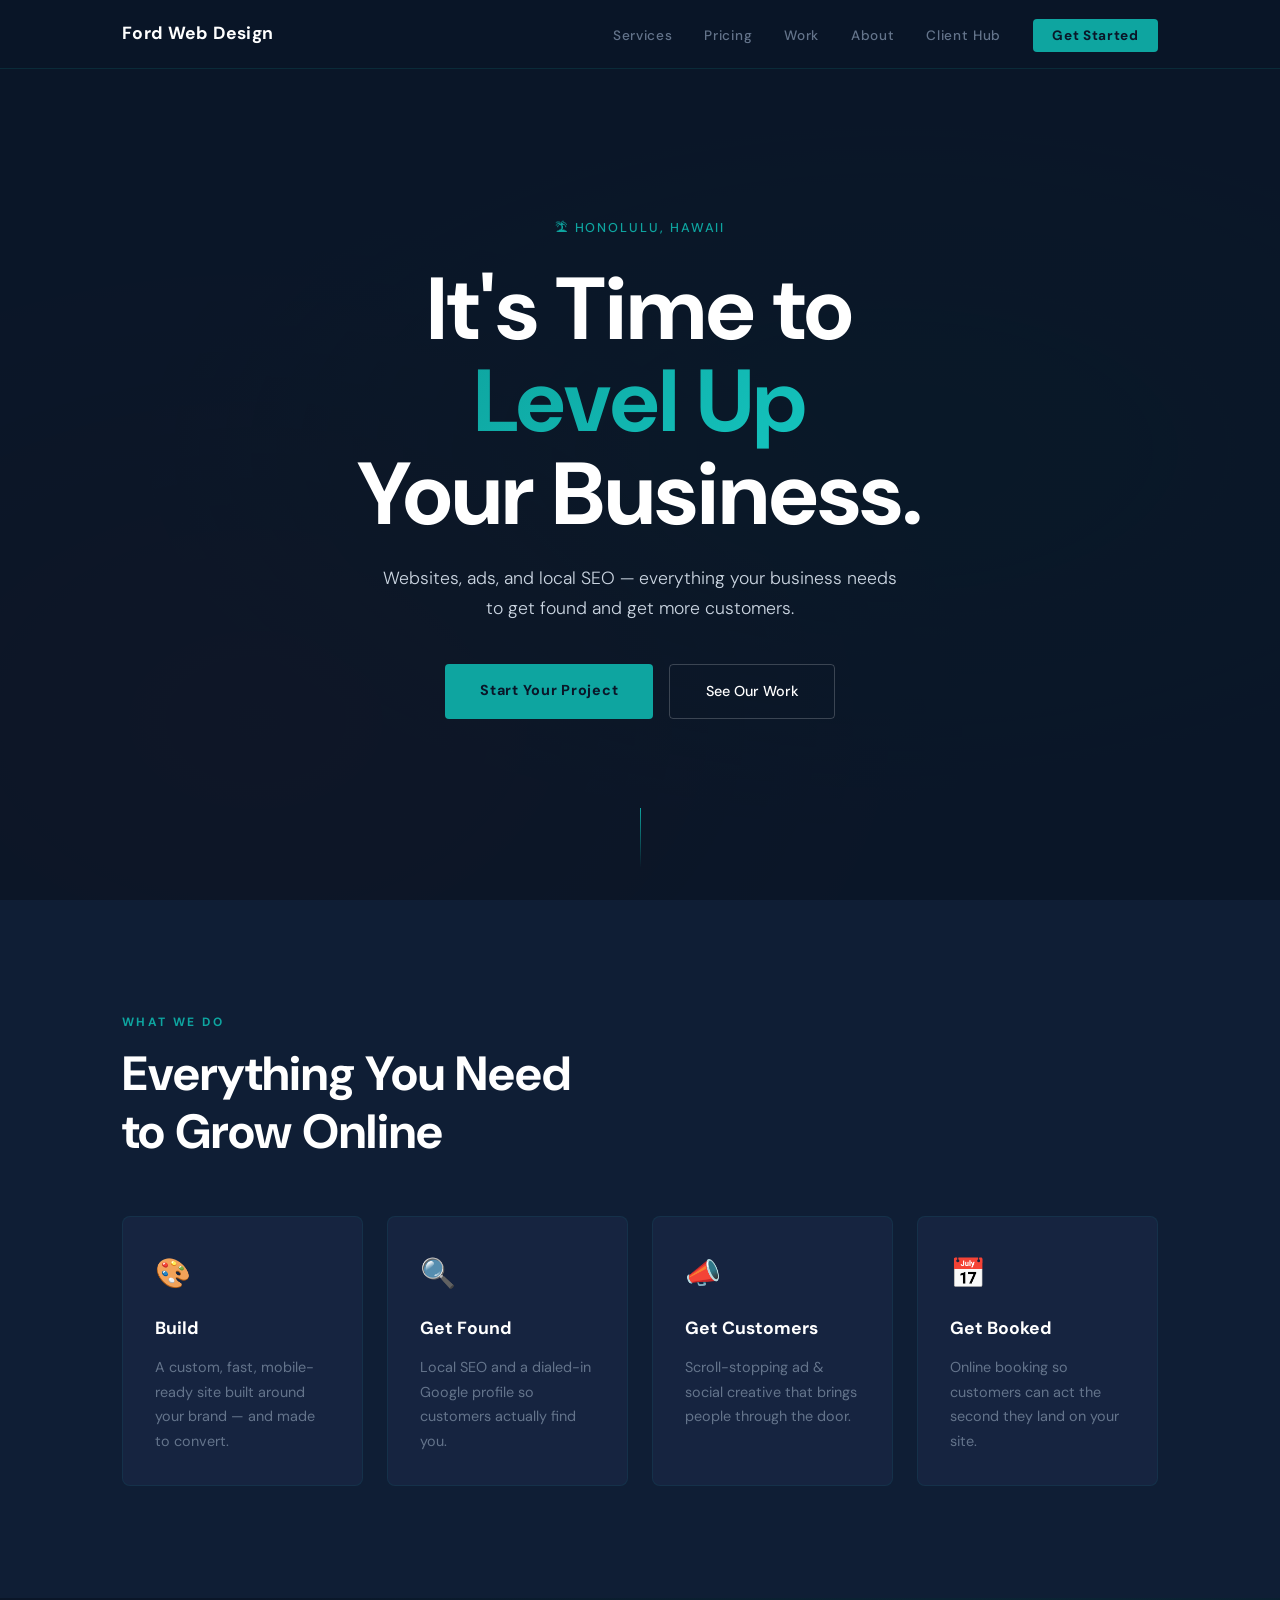
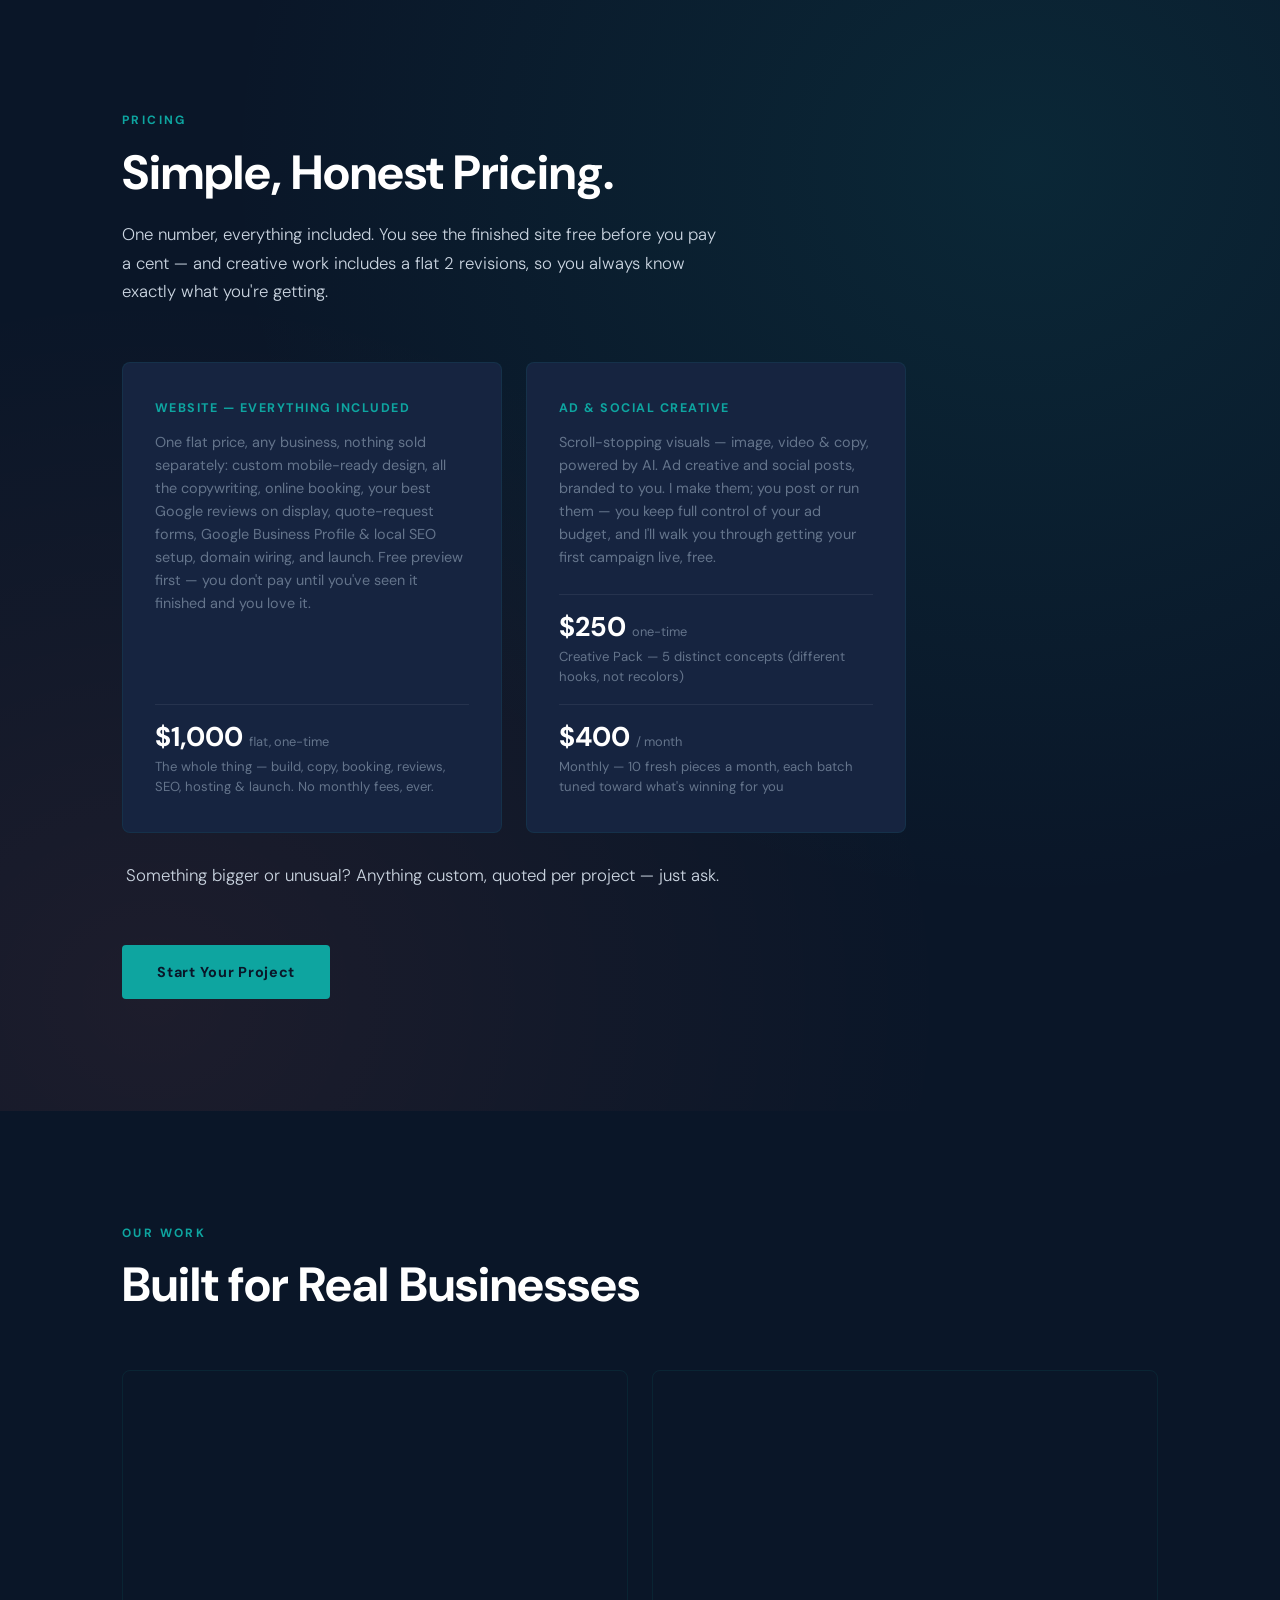
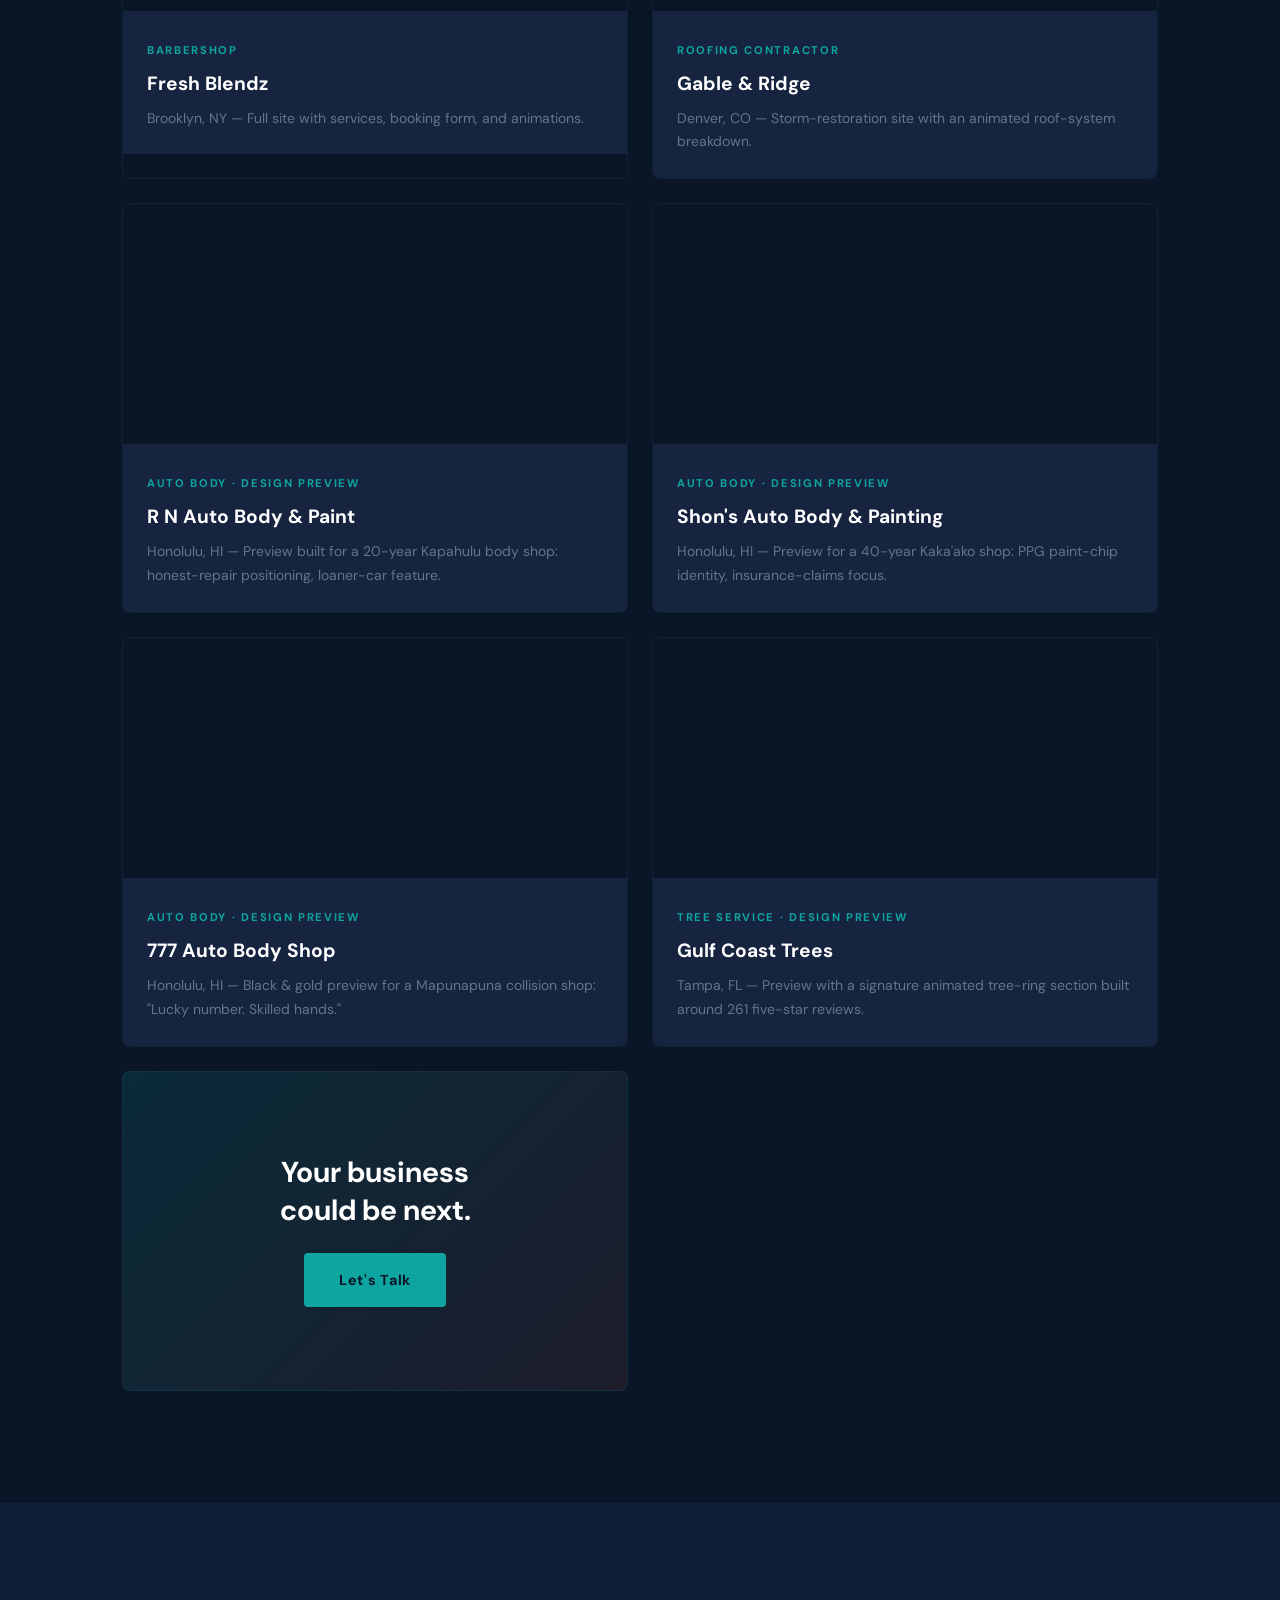
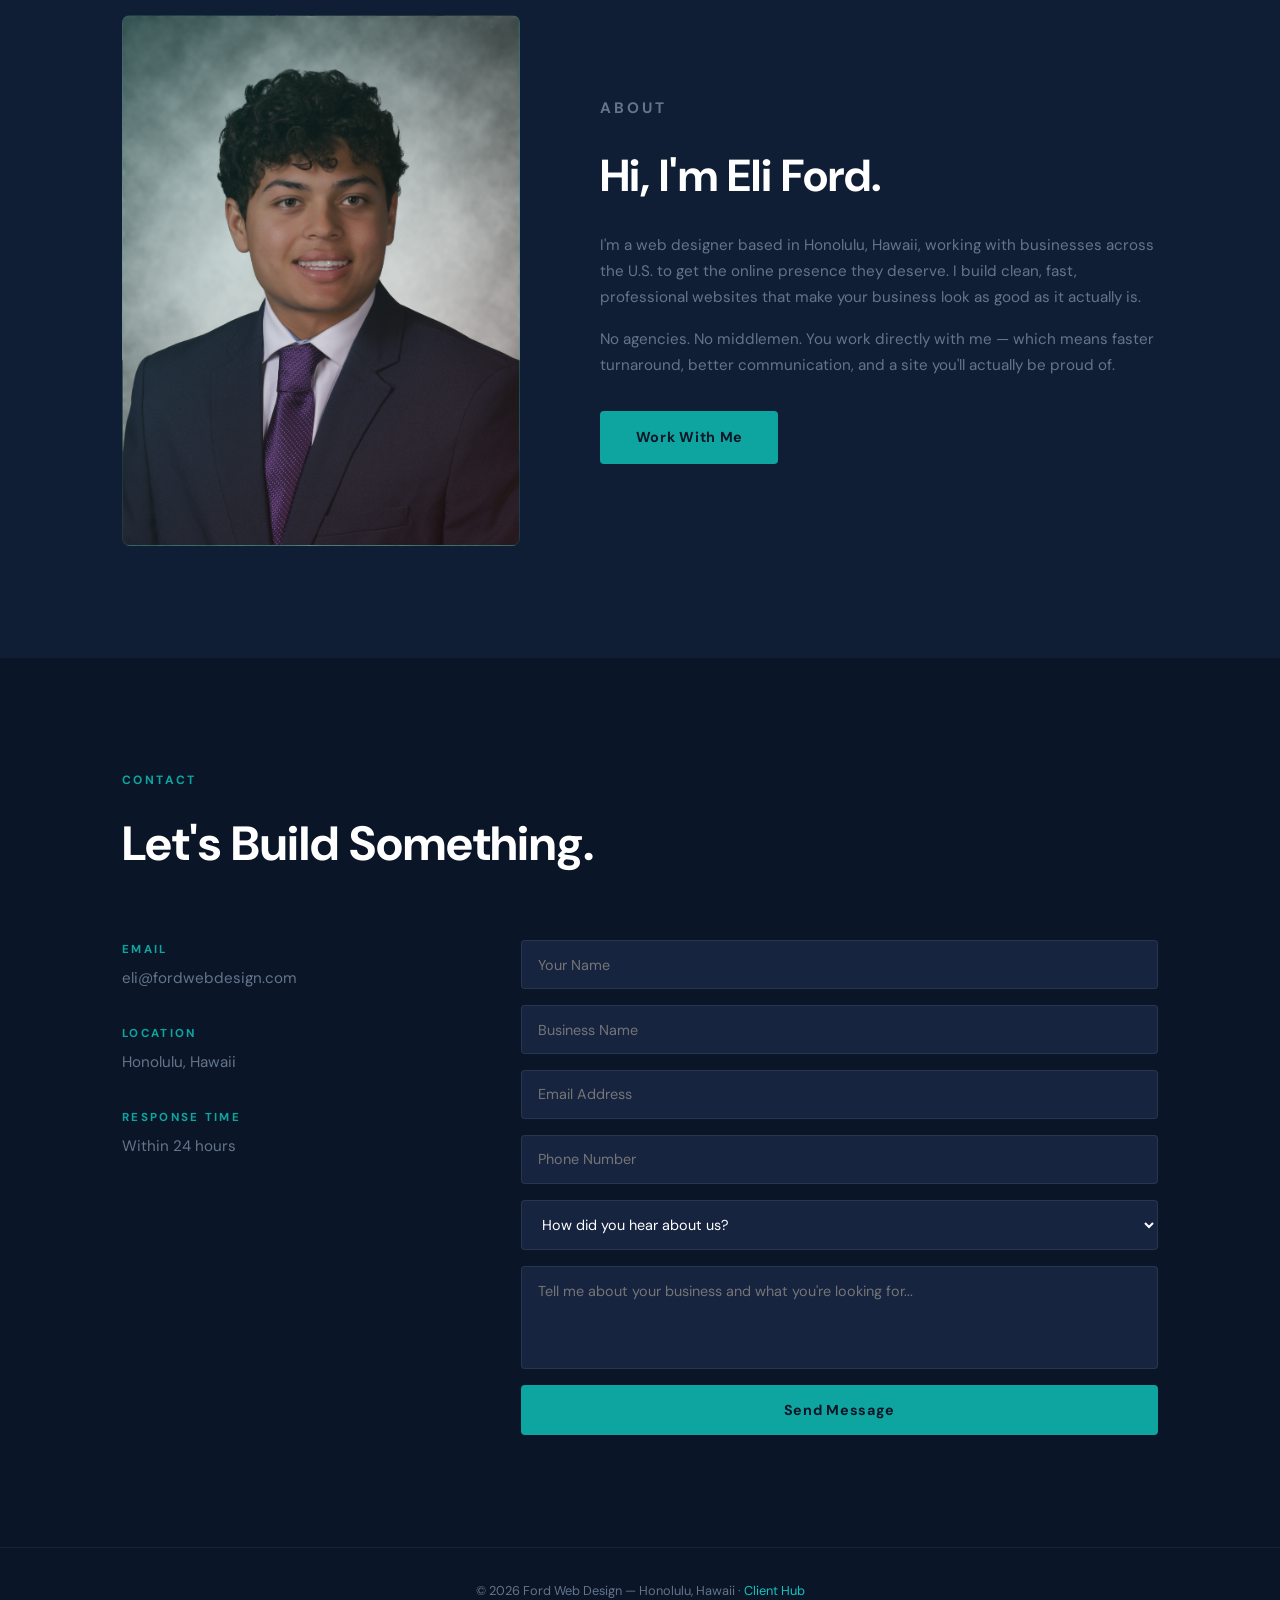
<file: index.html>
<!DOCTYPE html>
<html lang="en">
<head>
  <meta charset="UTF-8" />
  <meta name="viewport" content="width=device-width, initial-scale=1.0" />
  <title>Web Design &amp; Ad Creative for Small Businesses | Ford Web Design</title>
  <meta name="description" content="Custom websites, ads, and local SEO for small businesses — based in Honolulu, Hawaii, working with clients nationwide. Built to get you found, booked, and growing." />
  <link rel="canonical" href="https://fordwebdesign.com/" />
  <link rel="icon" href="favicon.svg" type="image/svg+xml" />

  <!-- Social preview (Open Graph + Twitter) -->
  <meta property="og:title" content="Web Design &amp; Ad Creative for Small Businesses | Ford Web Design" />
  <meta property="og:description" content="Honolulu-based web design, ads &amp; local SEO for small businesses nationwide — built to get you found and booked." />
  <meta property="og:type" content="website" />
  <meta property="og:url" content="https://fordwebdesign.com/" />
  <meta property="og:image" content="https://fordwebdesign.com/og-image.jpg" />
  <meta property="og:image:width" content="1640" />
  <meta property="og:image:height" content="720" />
  <meta name="twitter:card" content="summary_large_image" />

  <link rel="preconnect" href="https://fonts.googleapis.com" />
  <link href="https://fonts.googleapis.com/css2?family=DM+Sans:wght@300;400;500;700&family=DM+Serif+Display&display=swap" rel="stylesheet" />
  <link rel="stylesheet" href="style.css" />

  <!-- Local-business structured data: tells Google exactly what & where you are -->
  <script type="application/ld+json">
  {
    "@context": "https://schema.org",
    "@type": "ProfessionalService",
    "name": "Ford Web Design",
    "description": "Web design, ads, and local SEO for small businesses. Based in Honolulu, Hawaii, serving clients nationwide.",
    "url": "https://fordwebdesign.com",
    "email": "eli@fordwebdesign.com",
    "founder": { "@type": "Person", "name": "Eli Ford" },
    "areaServed": { "@type": "Country", "name": "United States" },
    "address": {
      "@type": "PostalAddress",
      "addressLocality": "Honolulu",
      "addressRegion": "HI",
      "addressCountry": "US"
    },
    "priceRange": "$$",
    "serviceType": ["Web Design", "Landing Pages", "Ad Creative", "Local SEO", "Online Booking"]
  }
  </script>
</head>
<body>

  <!-- NAV -->
  <nav>
    <div class="nav-inner">
      <div class="logo">Ford Web Design</div>
      <ul id="nav-menu">
        <li><a href="#services">Services</a></li>
        <li><a href="#pricing">Pricing</a></li>
        <li><a href="#work">Work</a></li>
        <li><a href="#about">About</a></li>
        <li><a href="clients/">Client Hub</a></li>
        <li><a href="#contact" class="btn-nav">Get Started</a></li>
      </ul>
      <button class="hamburger" id="hamburger" aria-label="Toggle menu">
        <span></span><span></span><span></span>
      </button>
    </div>
  </nav>

  <!-- HERO -->
  <section class="hero">
    <div class="hero-bg"></div>
    <div class="hero-content">
      <p class="hero-location">&#127965; Honolulu, Hawaii</p>
      <h1>It's Time to<br /><span class="highlight">Level Up</span><br />Your Business.</h1>
      <p class="sub">Websites, ads, and local SEO — everything your business needs to get found and get more customers.</p>
      <div class="hero-cta">
        <a href="#contact" class="btn-primary">Start Your Project</a>
        <a href="#work" class="btn-ghost">See Our Work</a>
      </div>
    </div>
    <div class="hero-scroll">
      <span></span>
    </div>
  </section>

  <!-- SERVICES -->
  <section id="services" class="services">
    <div class="container">
      <p class="section-label">What We Do</p>
      <h2>Everything You Need<br />to Grow Online</h2>
      <div class="services-grid">
        <div class="service-card">
          <div class="service-icon">&#127912;</div>
          <h3>Build</h3>
          <p>A custom, fast, mobile-ready site built around your brand — and made to convert.</p>
        </div>
        <div class="service-card">
          <div class="service-icon">&#128269;</div>
          <h3>Get Found</h3>
          <p>Local SEO and a dialed-in Google profile so customers actually find you.</p>
        </div>
        <div class="service-card">
          <div class="service-icon">&#128227;</div>
          <h3>Get Customers</h3>
          <p>Scroll-stopping ad &amp; social creative that brings people through the door.</p>
        </div>
        <div class="service-card">
          <div class="service-icon">&#128197;</div>
          <h3>Get Booked</h3>
          <p>Online booking so customers can act the second they land on your site.</p>
        </div>
      </div>
    </div>
  </section>

  <!-- PRICING -->
  <section id="pricing" class="addons">
    <div class="addons-bg"></div>
    <div class="container">
      <p class="section-label">Pricing</p>
      <h2>Simple, Honest Pricing.</h2>
      <p class="addons-intro">One number, everything included. You see the finished site free before you pay a cent — and creative work includes a flat 2 revisions, so you always know exactly what you're getting.</p>
      <div class="addons-grid">

        <div class="svc-card">
          <p class="svc-name">Website — Everything Included</p>
          <p class="svc-desc">One flat price, any business, nothing sold separately: custom mobile-ready design, all the copywriting, online booking, your best Google reviews on display, quote-request forms, Google Business Profile &amp; local SEO setup, domain wiring, and launch. Free preview first — you don't pay until you've seen it finished and you love it.</p>
          <div class="svc-prices">
            <div class="svc-price-row">
              <div class="svc-price">$1,000<span>flat, one-time</span></div>
              <p class="svc-price-detail">The whole thing — build, copy, booking, reviews, SEO, hosting &amp; launch. No monthly fees, ever.</p>
            </div>
          </div>
        </div>

        <div class="svc-card">
          <p class="svc-name">Ad &amp; Social Creative</p>
          <p class="svc-desc">Scroll-stopping visuals — image, video &amp; copy, powered by AI. Ad creative and social posts, branded to you. I make them; you post or run them — you keep full control of your ad budget, and I'll walk you through getting your first campaign live, free.</p>
          <div class="svc-prices">
            <div class="svc-price-row">
              <div class="svc-price">$250<span>one-time</span></div>
              <p class="svc-price-detail">Creative Pack — 5 distinct concepts (different hooks, not recolors)</p>
            </div>
            <div class="svc-price-row">
              <div class="svc-price">$400<span>/ month</span></div>
              <p class="svc-price-detail">Monthly — 10 fresh pieces a month, each batch tuned toward what's winning for you</p>
            </div>
          </div>
        </div>

      </div>
      <p class="addons-intro" style="margin-top:28px; text-align:center;">Something bigger or unusual? Anything custom, quoted per project — just ask.</p>
      <div class="addons-cta">
        <a href="#contact" class="btn-primary">Start Your Project</a>
      </div>
    </div>
  </section>

  <!-- WORK -->
  <section id="work" class="work">
    <div class="container">
      <p class="section-label">Our Work</p>
      <h2>Built for Real Businesses</h2>
      <div class="work-grid">
        <div class="work-card" id="fresh-blendz-card" style="cursor:pointer;" onclick="openPreview('https://biggie67.github.io/Fresh-Blendz')">
          <div class="work-img" style="background-image: url('https://images.unsplash.com/photo-1503951914875-452162b0f3f1?w=800&q=80')">
            <div class="work-img-overlay"><span>Preview Site ↗</span></div>
          </div>
          <div class="work-info">
            <span class="work-tag">Barbershop</span>
            <h3>Fresh Blendz</h3>
            <p>Brooklyn, NY — Full site with services, booking form, and animations.</p>
          </div>
        </div>

        <div class="work-card" id="gable-ridge-card" style="cursor:pointer;" onclick="openPreview('https://biggie67.github.io/Roofing-Demo')">
          <div class="work-img" style="background-image: url('https://images.unsplash.com/photo-1600585154340-be6161a56a0c?w=800&q=80')">
            <div class="work-img-overlay"><span>Preview Site ↗</span></div>
          </div>
          <div class="work-info">
            <span class="work-tag">Roofing Contractor</span>
            <h3>Gable &amp; Ridge</h3>
            <p>Denver, CO — Storm-restoration site with an animated roof-system breakdown.</p>
          </div>
        </div>

        <div class="work-card" style="cursor:pointer;" onclick="openPreview('https://fordwebdesign.com/previews/rn-auto-body/')">
          <div class="work-img" style="background-image: url('https://images.unsplash.com/photo-1625047509168-a7026f36de04?w=800&q=80')">
            <div class="work-img-overlay"><span>Preview Site ↗</span></div>
          </div>
          <div class="work-info">
            <span class="work-tag">Auto Body · Design Preview</span>
            <h3>R N Auto Body &amp; Paint</h3>
            <p>Honolulu, HI — Preview built for a 20-year Kapahulu body shop: honest-repair positioning, loaner-car feature.</p>
          </div>
        </div>

        <div class="work-card" style="cursor:pointer;" onclick="openPreview('https://fordwebdesign.com/previews/shons-auto-body/')">
          <div class="work-img" style="background-image: url('https://images.unsplash.com/photo-1507136566006-cfc505b114fc?w=800&q=80')">
            <div class="work-img-overlay"><span>Preview Site ↗</span></div>
          </div>
          <div class="work-info">
            <span class="work-tag">Auto Body · Design Preview</span>
            <h3>Shon's Auto Body &amp; Painting</h3>
            <p>Honolulu, HI — Preview for a 40-year Kaka'ako shop: PPG paint-chip identity, insurance-claims focus.</p>
          </div>
        </div>

        <div class="work-card" style="cursor:pointer;" onclick="openPreview('https://fordwebdesign.com/previews/777-auto-body/')">
          <div class="work-img" style="background-image: url('https://images.unsplash.com/photo-1486262715619-67b85e0b08d3?w=800&q=80')">
            <div class="work-img-overlay"><span>Preview Site ↗</span></div>
          </div>
          <div class="work-info">
            <span class="work-tag">Auto Body · Design Preview</span>
            <h3>777 Auto Body Shop</h3>
            <p>Honolulu, HI — Black &amp; gold preview for a Mapunapuna collision shop: "Lucky number. Skilled hands."</p>
          </div>
        </div>

        <div class="work-card" style="cursor:pointer;" onclick="openPreview('https://fordwebdesign.com/previews/gulf-coast-trees/')">
          <div class="work-img" style="background-image: url('https://images.unsplash.com/photo-1502082553048-f009c37129b9?w=800&q=80')">
            <div class="work-img-overlay"><span>Preview Site ↗</span></div>
          </div>
          <div class="work-info">
            <span class="work-tag">Tree Service · Design Preview</span>
            <h3>Gulf Coast Trees</h3>
            <p>Tampa, FL — Preview with a signature animated tree-ring section built around 261 five-star reviews.</p>
          </div>
        </div>

        <!-- LIGHTBOX -->
        <div id="lightbox" onclick="closePreview()">
          <div class="lightbox-inner" onclick="event.stopPropagation()">
            <button class="lightbox-close" onclick="closePreview()">✕</button>
            <iframe src="about:blank" frameborder="0"></iframe>
          </div>
        </div>
        <div class="work-card work-card--cta">
          <div class="work-cta-inner">
            <p>Your business<br />could be next.</p>
            <a href="#contact" class="btn-primary">Let's Talk</a>
          </div>
        </div>
      </div>
    </div>
  </section>

  <!-- ABOUT -->
  <section id="about" class="about">
    <div class="container about-inner">
      <div class="about-img">
        <div class="about-img-placeholder"></div>
      </div>
      <div class="about-text">
        <p class="section-label">About</p>
        <h2>Hi, I'm Eli Ford.</h2>
        <p>I'm a web designer based in Honolulu, Hawaii, working with businesses across the U.S. to get the online presence they deserve. I build clean, fast, professional websites that make your business look as good as it actually is.</p>
        <p>No agencies. No middlemen. You work directly with me — which means faster turnaround, better communication, and a site you'll actually be proud of.</p>
        <a href="#contact" class="btn-primary">Work With Me</a>
      </div>
    </div>
  </section>

  <!-- CONTACT -->
  <section id="contact" class="contact">
    <div class="container">
      <p class="section-label">Contact</p>
      <h2>Let's Build Something.</h2>
      <div class="contact-grid">
        <div class="contact-info">
          <div class="info-block">
            <h4>Email</h4>
            <p>eli@fordwebdesign.com</p>
          </div>
          <div class="info-block">
            <h4>Location</h4>
            <p>Honolulu, Hawaii</p>
          </div>
          <div class="info-block">
            <h4>Response Time</h4>
            <p>Within 24 hours</p>
          </div>
        </div>
        <div class="contact-form">
          <form action="https://formspree.io/f/mbdbbbae" method="POST">
            <input type="text" name="name" placeholder="Your Name" required />
            <input type="text" name="business" placeholder="Business Name" required />
            <input type="email" name="email" placeholder="Email Address" required />
            <input type="tel" name="phone" placeholder="Phone Number" />
            <select name="source">
              <option value="">How did you hear about us?</option>
              <option>Google Search</option>
              <option>Referral</option>
              <option>Social Media / Facebook</option>
              <option>Eli emailed me</option>
              <option>Other</option>
            </select>
            <textarea name="message" placeholder="Tell me about your business and what you're looking for..." rows="4"></textarea>
            <button type="submit">Send Message</button>
          </form>
        </div>
      </div>
    </div>
  </section>

  <!-- FOOTER -->
  <footer>
    <p>&copy; 2026 Ford Web Design &mdash; Honolulu, Hawaii &middot; <a href="clients/" style="color:#14c4be; text-decoration:none;">Client Hub</a></p>
  </footer>

  <script>
    // Scroll reveal
    const revealEls = document.querySelectorAll('.service-card, .svc-card, .work-card, .about-inner, .contact-grid, .info-block');
    const observer = new IntersectionObserver((entries) => {
      entries.forEach(entry => {
        if (entry.isIntersecting) {
          entry.target.classList.add('revealed');
          observer.unobserve(entry.target);
        }
      });
    }, { threshold: 0.1 });
    revealEls.forEach(el => { el.classList.add('reveal'); observer.observe(el); });

    // Active nav — IntersectionObserver, no per-scroll layout reads
    const sections = document.querySelectorAll('section[id]');
    const navLinks = document.querySelectorAll('nav ul a:not(.btn-nav)');
    let activeId = '';
    const spy = new IntersectionObserver((entries) => {
      entries.forEach(entry => {
        if (entry.isIntersecting) activeId = entry.target.id;
      });
      navLinks.forEach(link => {
        link.classList.toggle('nav-active', link.getAttribute('href') === '#' + activeId);
      });
    }, { rootMargin: '-40% 0px -55% 0px' });
    sections.forEach(sec => spy.observe(sec));

    // Lightbox
    function openPreview(url) {
      document.querySelector('#lightbox iframe').src = url;
      document.getElementById('lightbox').classList.add('active');
      document.body.style.overflow = 'hidden';
    }
    function closePreview() {
      document.getElementById('lightbox').classList.remove('active');
      document.body.style.overflow = '';
    }
    document.addEventListener('keydown', e => { if (e.key === 'Escape') closePreview(); });

    // Hamburger menu
    const hamburger = document.getElementById('hamburger');
    const navMenu = document.getElementById('nav-menu');
    hamburger.addEventListener('click', () => {
      hamburger.classList.toggle('open');
      navMenu.classList.toggle('open');
    });
    navMenu.querySelectorAll('a').forEach(link => {
      link.addEventListener('click', () => {
        hamburger.classList.remove('open');
        navMenu.classList.remove('open');
      });
    });

    // Scroll indicator fade — write only when state changes
    const scrollIndicator = document.querySelector('.hero-scroll');
    let indicatorHidden = false;
    window.addEventListener('scroll', () => {
      const hide = window.scrollY > 80;
      if (hide !== indicatorHidden) {
        indicatorHidden = hide;
        scrollIndicator.style.opacity = hide ? '0' : '1';
      }
    }, { passive: true });
  </script>

</body>
</html>
</file>
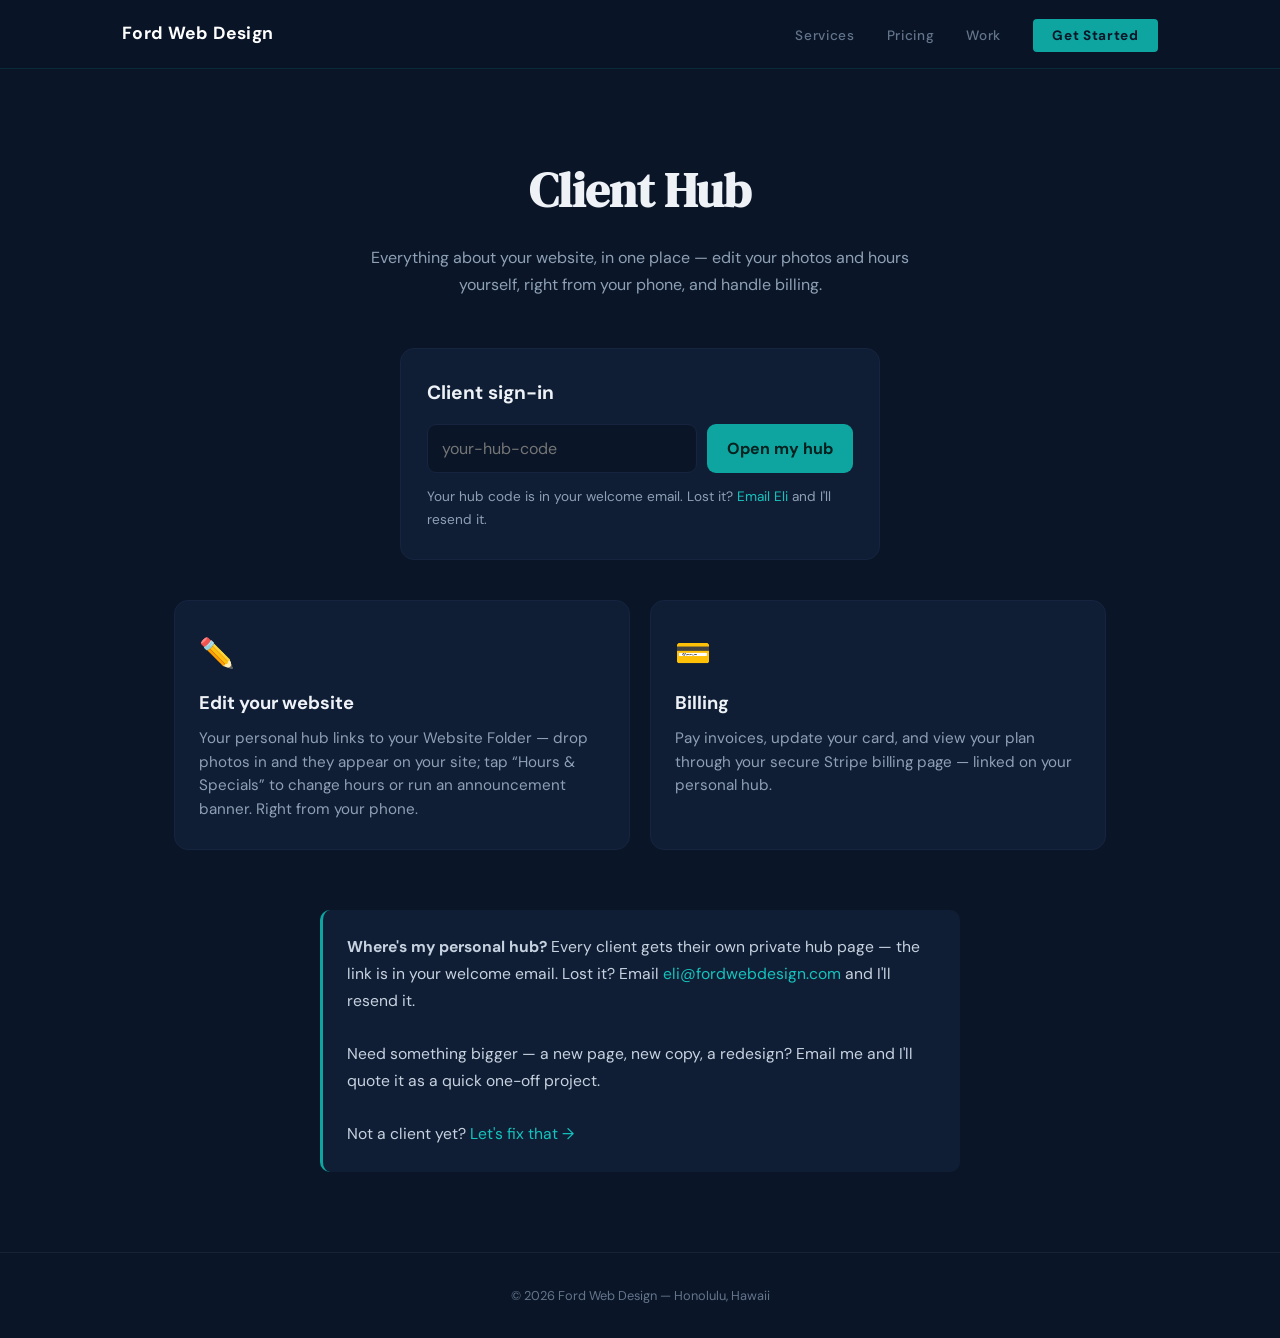
<file: clients/index.html>
<!DOCTYPE html>
<html lang="en">
<head>
  <meta charset="UTF-8" />
  <meta name="viewport" content="width=device-width, initial-scale=1.0" />
  <title>Client Hub | Ford Web Design</title>
  <meta name="description" content="Manage your website in one place — edit photos and hours yourself, handle billing, and request changes." />
  <meta name="robots" content="noindex" />
  <link rel="icon" href="../favicon.svg" type="image/svg+xml" />
  <link rel="preconnect" href="https://fonts.googleapis.com" />
  <link rel="preconnect" href="https://fonts.gstatic.com" crossorigin />
  <link href="https://fonts.googleapis.com/css2?family=DM+Sans:wght@400;500;700&family=DM+Serif+Display&display=swap" rel="stylesheet" />
  <link rel="stylesheet" href="../style.css" />
  <style>
    .hub-hero { padding: 150px 24px 40px; text-align: center; }
    .hub-hero h1 { font-family: "DM Serif Display", serif; font-size: clamp(2rem, 5vw, 3rem); color: #eef2f7; margin-bottom: 12px; }
    .hub-hero p { color: #8fa0b5; max-width: 560px; margin: 0 auto; }
    .hub-cards { max-width: 980px; margin: 30px auto 60px; padding: 0 24px; display: grid; grid-template-columns: repeat(auto-fit, minmax(260px, 1fr)); gap: 20px; }
    .hub-card { background: #0f1e35; border: 1px solid #162440; border-radius: 14px; padding: 28px 24px; }
    .hub-card .emoji { font-size: 1.8rem; }
    .hub-card h3 { color: #eef2f7; margin: 10px 0 8px; font-size: 1.15rem; }
    .hub-card p { color: #8fa0b5; font-size: 0.95rem; line-height: 1.55; }
    .hub-note { max-width: 640px; margin: 0 auto 80px; padding: 24px; background: #0f1e35; border-left: 3px solid #0ea5a0; border-radius: 10px; color: #c7d2e0; font-size: 0.98rem; }
    .hub-note a { color: #14c4be; }
    .hub-signin { max-width: 480px; margin: 10px auto 40px; background: #0f1e35; border: 1px solid #162440; border-radius: 14px; padding: 28px 26px; }
    .hub-signin h2 { color: #eef2f7; font-size: 1.2rem; margin-bottom: 14px; }
    .hub-signin .row { display: flex; gap: 10px; }
    .hub-signin input { flex: 1; background: #0a1628; border: 1px solid #162440; border-radius: 9px; color: #eef2f7; padding: 13px 14px; font-size: 1rem; font-family: inherit; }
    .hub-signin input:focus { outline: 2px solid #0ea5a0; border-color: #0ea5a0; }
    .hub-signin button { background: #0ea5a0; color: #04211f; border: 0; border-radius: 9px; font-weight: 700; font-size: 1rem; padding: 13px 20px; cursor: pointer; font-family: inherit; }
    .hub-signin button:hover { background: #14c4be; }
    .hub-signin .hint { color: #8fa0b5; font-size: 0.85rem; margin-top: 12px; }
    .hub-signin .hint a { color: #14c4be; }
  </style>
</head>
<body>

  <nav>
    <div class="nav-inner">
      <div class="logo"><a href="../" style="color:inherit; text-decoration:none;">Ford Web Design</a></div>
      <ul id="nav-menu">
        <li><a href="../#services">Services</a></li>
        <li><a href="../#pricing">Pricing</a></li>
        <li><a href="../#work">Work</a></li>
        <li><a href="../#contact" class="btn-nav">Get Started</a></li>
      </ul>
    </div>
  </nav>

  <header class="hub-hero">
    <h1>Client Hub</h1>
    <p>Everything about your website, in one place — edit your photos and hours yourself,
    right from your phone, and handle billing.</p>
  </header>

  <div class="hub-signin">
    <h2>Client sign-in</h2>
    <div class="row">
      <input id="hubcode" type="text" placeholder="your-hub-code" autocapitalize="none" autocorrect="off" spellcheck="false" aria-label="Hub code" />
      <button onclick="goHub()">Open my hub</button>
    </div>
    <p class="hint">Your hub code is in your welcome email. Lost it?
    <a href="mailto:eli@fordwebdesign.com">Email Eli</a> and I'll resend it.</p>
  </div>
  <script>
    function goHub() {
      var c = document.getElementById('hubcode').value.trim().toLowerCase().replace(/\s+/g, '-');
      if (c) window.location.href = '/clients/' + encodeURIComponent(c) + '.html';
    }
    document.getElementById('hubcode').addEventListener('keydown', function (e) {
      if (e.key === 'Enter') goHub();
    });
  </script>

  <div class="hub-cards">
    <div class="hub-card">
      <span class="emoji">✏️</span>
      <h3>Edit your website</h3>
      <p>Your personal hub links to your Website Folder — drop photos in and they appear on
      your site; tap “Hours &amp; Specials” to change hours or run an announcement banner.
      Right from your phone.</p>
    </div>
    <div class="hub-card">
      <span class="emoji">💳</span>
      <h3>Billing</h3>
      <p>Pay invoices, update your card, and view your plan through your secure Stripe
      billing page — linked on your personal hub.</p>
    </div>
  </div>

  <div class="hub-note">
    <strong>Where's my personal hub?</strong> Every client gets their own private hub page —
    the link is in your welcome email. Lost it? Email
    <a href="mailto:eli@fordwebdesign.com">eli@fordwebdesign.com</a> and I'll resend it.
    <br /><br />
    Need something bigger — a new page, new copy, a redesign? Email me and I'll quote it
    as a quick one-off project.
    <br /><br />
    Not a client yet? <a href="../#contact">Let's fix that →</a>
  </div>

  <footer>
    <p>&copy; 2026 Ford Web Design &mdash; Honolulu, Hawaii</p>
  </footer>

</body>
</html>
</file>
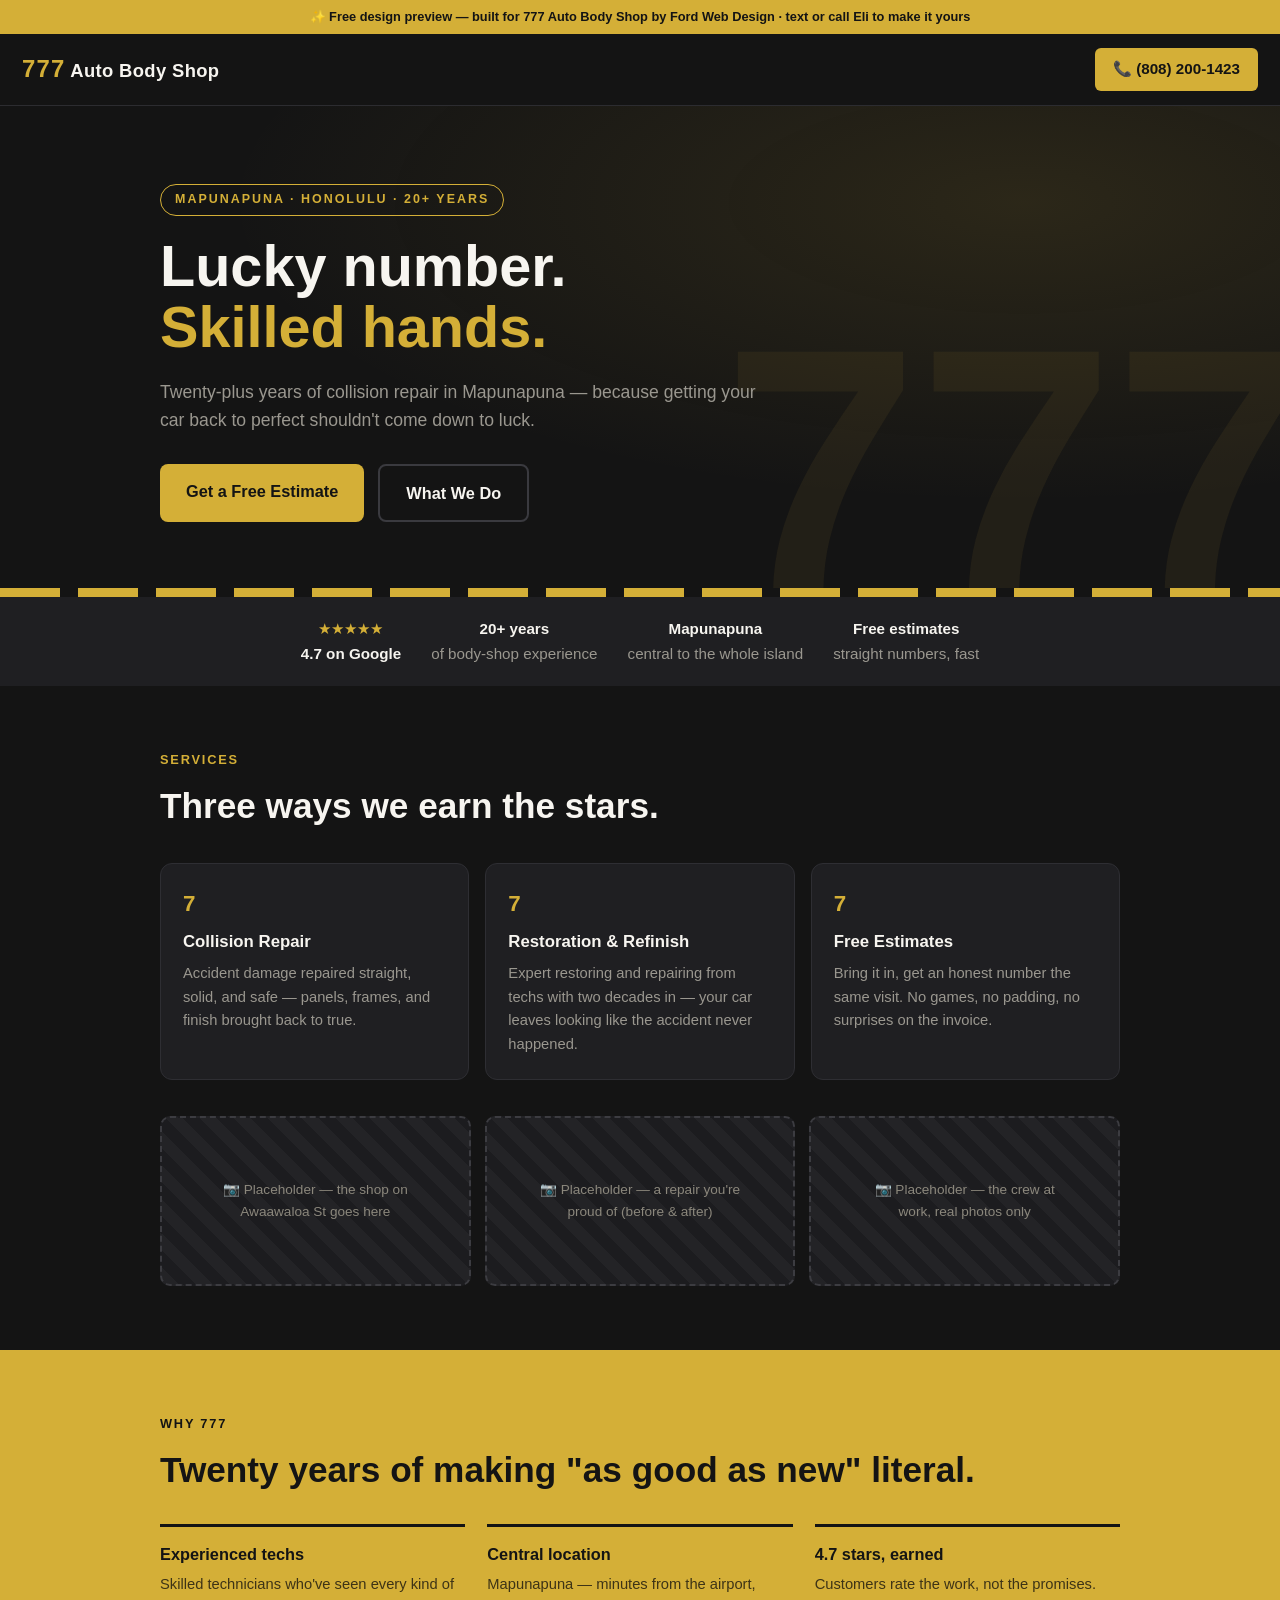
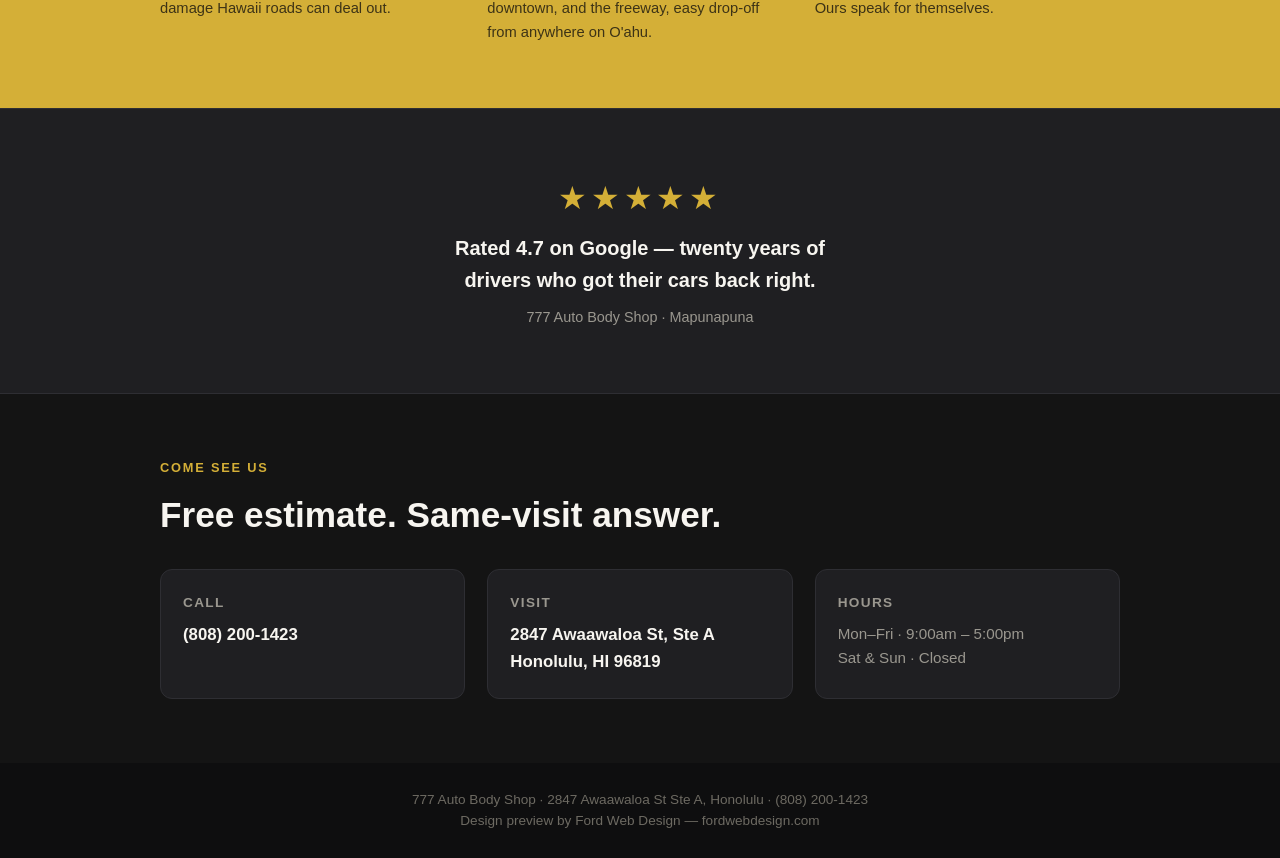
<file: previews/777-auto-body/index.html>
<!DOCTYPE html>
<html lang="en">
<head>
<meta charset="UTF-8"/>
<meta name="viewport" content="width=device-width, initial-scale=1.0"/>
<meta name="robots" content="noindex, nofollow"/>
<title>777 Auto Body Shop — Collision Repair · Mapunapuna, Honolulu</title>
<style>
  /* ── Black & gold: jet enamel, triple-seven gold, headlight white ── */
  :root{
    --jet:#141414;
    --panel:#1f1f22;
    --gold:#d4af37;
    --gold-dk:#a8862a;
    --white:#f7f5f0;
    --smoke:#9a978f;
  }
  *{margin:0;padding:0;box-sizing:border-box}
  html{scroll-behavior:smooth}
  body{font-family:"Hanken Grotesk",-apple-system,"Avenir Next",sans-serif;color:var(--white);background:var(--jet);line-height:1.6}
  h1,h2,h3{font-family:"Bricolage Grotesque","Hanken Grotesk",sans-serif}

  .ribbon{background:var(--gold);color:#141414;text-align:center;font-size:.8rem;padding:7px 12px;font-weight:600}

  nav{background:var(--jet);border-bottom:1px solid #2c2c30;padding:14px 22px;display:flex;justify-content:space-between;align-items:center;position:sticky;top:0;z-index:50}
  .logo{font-weight:800;font-size:1.15rem;color:var(--white);letter-spacing:.02em}
  .logo b{color:var(--gold);font-size:1.3em;letter-spacing:.05em}
  nav .call-top{background:var(--gold);color:#141414;text-decoration:none;font-weight:800;padding:9px 18px;border-radius:6px;font-size:.95rem}

  header{padding:78px 22px 66px;position:relative;overflow:hidden;background:
    radial-gradient(ellipse at 80% 20%, rgba(212,175,55,.12), transparent 55%), var(--jet)}
  .hwrap{max-width:960px;margin:0 auto;position:relative;z-index:2}
  .seven-bg{position:absolute;right:-30px;bottom:-60px;font-family:"Bricolage Grotesque",sans-serif;font-size:22rem;font-weight:800;color:rgba(212,175,55,.07);line-height:1;user-select:none;z-index:1}
  .kicker{display:inline-block;border:1px solid var(--gold);color:var(--gold);font-size:.78rem;font-weight:700;letter-spacing:.16em;text-transform:uppercase;padding:5px 14px;border-radius:20px;margin-bottom:20px}
  h1{font-size:clamp(2.2rem,6.4vw,3.6rem);line-height:1.06;font-weight:800;text-wrap:balance;max-width:760px}
  h1 em{font-style:normal;color:var(--gold)}
  .sub{max-width:600px;margin:20px 0 30px;font-size:1.1rem;color:var(--smoke)}
  .cta-row{display:flex;gap:14px;flex-wrap:wrap}
  .btn{display:inline-block;text-decoration:none;font-weight:800;padding:14px 26px;border-radius:8px;font-size:1.02rem}
  .btn.solid{background:var(--gold);color:#141414}
  .btn.line{border:2px solid #3a3a3f;color:var(--white)}

  .stripes{height:9px;background:repeating-linear-gradient(90deg,var(--gold) 0 60px, transparent 60px 78px)}

  .trust{background:var(--panel);color:var(--smoke);padding:20px 22px}
  .trust-in{max-width:960px;margin:0 auto;display:flex;gap:30px;flex-wrap:wrap;justify-content:center;text-align:center;font-size:.95rem}
  .trust-in b{color:var(--white)}
  .trust-in .st{color:var(--gold)}

  section{padding:64px 22px}
  .wrap{max-width:960px;margin:0 auto}
  .eyebrow{color:var(--gold);font-weight:800;letter-spacing:.14em;text-transform:uppercase;font-size:.8rem;margin-bottom:8px}
  h2{font-size:clamp(1.5rem,4vw,2.2rem);margin-bottom:14px;text-wrap:balance}

  .svc-grid{display:grid;grid-template-columns:repeat(auto-fit,minmax(230px,1fr));gap:16px;margin-top:28px}
  .svc{background:var(--panel);border:1px solid #2e2e33;border-radius:12px;padding:22px}
  .svc .n{font-family:"Bricolage Grotesque",sans-serif;color:var(--gold);font-weight:800;font-size:1.4rem;display:block;margin-bottom:8px}
  .svc h3{font-size:1.05rem;margin-bottom:6px}
  .svc p{font-size:.92rem;color:var(--smoke)}

  .photo-strip{display:grid;grid-template-columns:repeat(auto-fit,minmax(200px,1fr));gap:14px;margin-top:36px}
  .photo-slot{background:repeating-linear-gradient(45deg,#232326,#232326 12px,#1c1c1f 12px,#1c1c1f 24px);border:2px dashed #3c3c41;border-radius:10px;min-height:170px;display:flex;align-items:center;justify-content:center;padding:16px;text-align:center}
  .photo-slot p{font-size:.85rem;color:#8b877c;max-width:210px}

  .why{background:var(--gold);color:#141414}
  .why h2,.why .eyebrow{color:#141414}
  .why-grid{display:grid;grid-template-columns:repeat(auto-fit,minmax(240px,1fr));gap:22px;margin-top:26px}
  .why-item{border-top:3px solid #141414;padding-top:14px}
  .why-item h3{font-size:1.02rem;margin-bottom:6px}
  .why-item p{font-size:.92rem;color:#3d3316}

  .review-band{background:var(--panel);text-align:center;border-top:1px solid #2e2e33;border-bottom:1px solid #2e2e33}
  .big-stars{font-size:2rem;color:var(--gold);letter-spacing:.12em;margin-bottom:8px}
  .review-band .q{font-size:1.25rem;max-width:640px;margin:0 auto;font-weight:600;text-wrap:balance}
  .review-band .attr{margin-top:10px;color:var(--smoke);font-size:.9rem}

  .contact{background:var(--jet)}
  .c-grid{display:grid;grid-template-columns:repeat(auto-fit,minmax(240px,1fr));gap:22px;margin-top:26px}
  .c-card{background:var(--panel);border:1px solid #2e2e33;border-radius:12px;padding:22px}
  .c-card h3{font-size:.85rem;text-transform:uppercase;letter-spacing:.1em;color:var(--smoke);margin-bottom:8px}
  .c-card p,.c-card a{color:var(--white);font-size:1.05rem;text-decoration:none;font-weight:600}
  .c-card .hours{font-size:.95rem;font-weight:400;color:var(--smoke)}

  footer{background:#0e0e0f;color:#6d6a62;text-align:center;padding:26px 20px;font-size:.85rem}

  .callbar{position:fixed;bottom:0;left:0;right:0;background:var(--gold);text-align:center;padding:13px;z-index:60;display:none}
  .callbar a{color:#141414;font-weight:800;text-decoration:none;font-size:1.05rem}
  @media(max-width:640px){.callbar{display:block} body{padding-bottom:52px}}
</style>
</head>
<body>

<div class="ribbon">✨ Free design preview — built for 777 Auto Body Shop by Ford Web Design · text or call Eli to make it yours</div>

<nav>
  <div class="logo"><b>777</b> Auto Body Shop</div>
  <a class="call-top" href="tel:8082001423">📞 (808) 200-1423</a>
</nav>

<header>
  <div class="seven-bg">777</div>
  <div class="hwrap">
    <span class="kicker">Mapunapuna · Honolulu · 20+ Years</span>
    <h1>Lucky number.<br/><em>Skilled hands.</em></h1>
    <p class="sub">Twenty-plus years of collision repair in Mapunapuna — because getting your car back to perfect shouldn't come down to luck.</p>
    <div class="cta-row">
      <a class="btn solid" href="tel:8082001423">Get a Free Estimate</a>
      <a class="btn line" href="#services">What We Do</a>
    </div>
  </div>
</header>
<div class="stripes"></div>

<div class="trust">
  <div class="trust-in">
    <div><span class="st">★★★★★</span><br/><b>4.7 on Google</b></div>
    <div><b>20+ years</b><br/>of body-shop experience</div>
    <div><b>Mapunapuna</b><br/>central to the whole island</div>
    <div><b>Free estimates</b><br/>straight numbers, fast</div>
  </div>
</div>

<section id="services">
  <div class="wrap">
    <p class="eyebrow">Services</p>
    <h2>Three ways we earn the stars.</h2>
    <div class="svc-grid">
      <div class="svc"><span class="n">7</span><h3>Collision Repair</h3><p>Accident damage repaired straight, solid, and safe — panels, frames, and finish brought back to true.</p></div>
      <div class="svc"><span class="n">7</span><h3>Restoration &amp; Refinish</h3><p>Expert restoring and repairing from techs with two decades in — your car leaves looking like the accident never happened.</p></div>
      <div class="svc"><span class="n">7</span><h3>Free Estimates</h3><p>Bring it in, get an honest number the same visit. No games, no padding, no surprises on the invoice.</p></div>
    </div>

    <div class="photo-strip">
      <div class="photo-slot"><p>📷 Placeholder — the shop on Awaawaloa St goes here</p></div>
      <div class="photo-slot"><p>📷 Placeholder — a repair you're proud of (before &amp; after)</p></div>
      <div class="photo-slot"><p>📷 Placeholder — the crew at work, real photos only</p></div>
    </div>
  </div>
</section>

<section class="why">
  <div class="wrap">
    <p class="eyebrow">Why 777</p>
    <h2>Twenty years of making "as good as new" literal.</h2>
    <div class="why-grid">
      <div class="why-item"><h3>Experienced techs</h3><p>Skilled technicians who've seen every kind of damage Hawaii roads can deal out.</p></div>
      <div class="why-item"><h3>Central location</h3><p>Mapunapuna — minutes from the airport, downtown, and the freeway, easy drop-off from anywhere on O'ahu.</p></div>
      <div class="why-item"><h3>4.7 stars, earned</h3><p>Customers rate the work, not the promises. Ours speak for themselves.</p></div>
    </div>
  </div>
</section>

<section class="review-band">
  <div class="wrap">
    <div class="big-stars">★★★★★</div>
    <p class="q">Rated 4.7 on Google — twenty years of drivers who got their cars back right.</p>
    <p class="attr">777 Auto Body Shop · Mapunapuna</p>
  </div>
</section>

<section class="contact" id="contact">
  <div class="wrap">
    <p class="eyebrow">Come see us</p>
    <h2>Free estimate. Same-visit answer.</h2>
    <div class="c-grid">
      <div class="c-card"><h3>Call</h3><a href="tel:8082001423">(808) 200-1423</a></div>
      <div class="c-card"><h3>Visit</h3><p>2847 Awaawaloa St, Ste A<br/>Honolulu, HI 96819</p></div>
      <div class="c-card"><h3>Hours</h3><p class="hours">Mon–Fri · 9:00am – 5:00pm<br/>Sat &amp; Sun · Closed</p></div>
    </div>
  </div>
</section>

<footer>777 Auto Body Shop · 2847 Awaawaloa St Ste A, Honolulu · (808) 200-1423<br/>Design preview by Ford Web Design — fordwebdesign.com</footer>

<div class="callbar"><a href="tel:8082001423">📞 Tap to call 777 — (808) 200-1423</a></div>

</body>
</html>
</file>
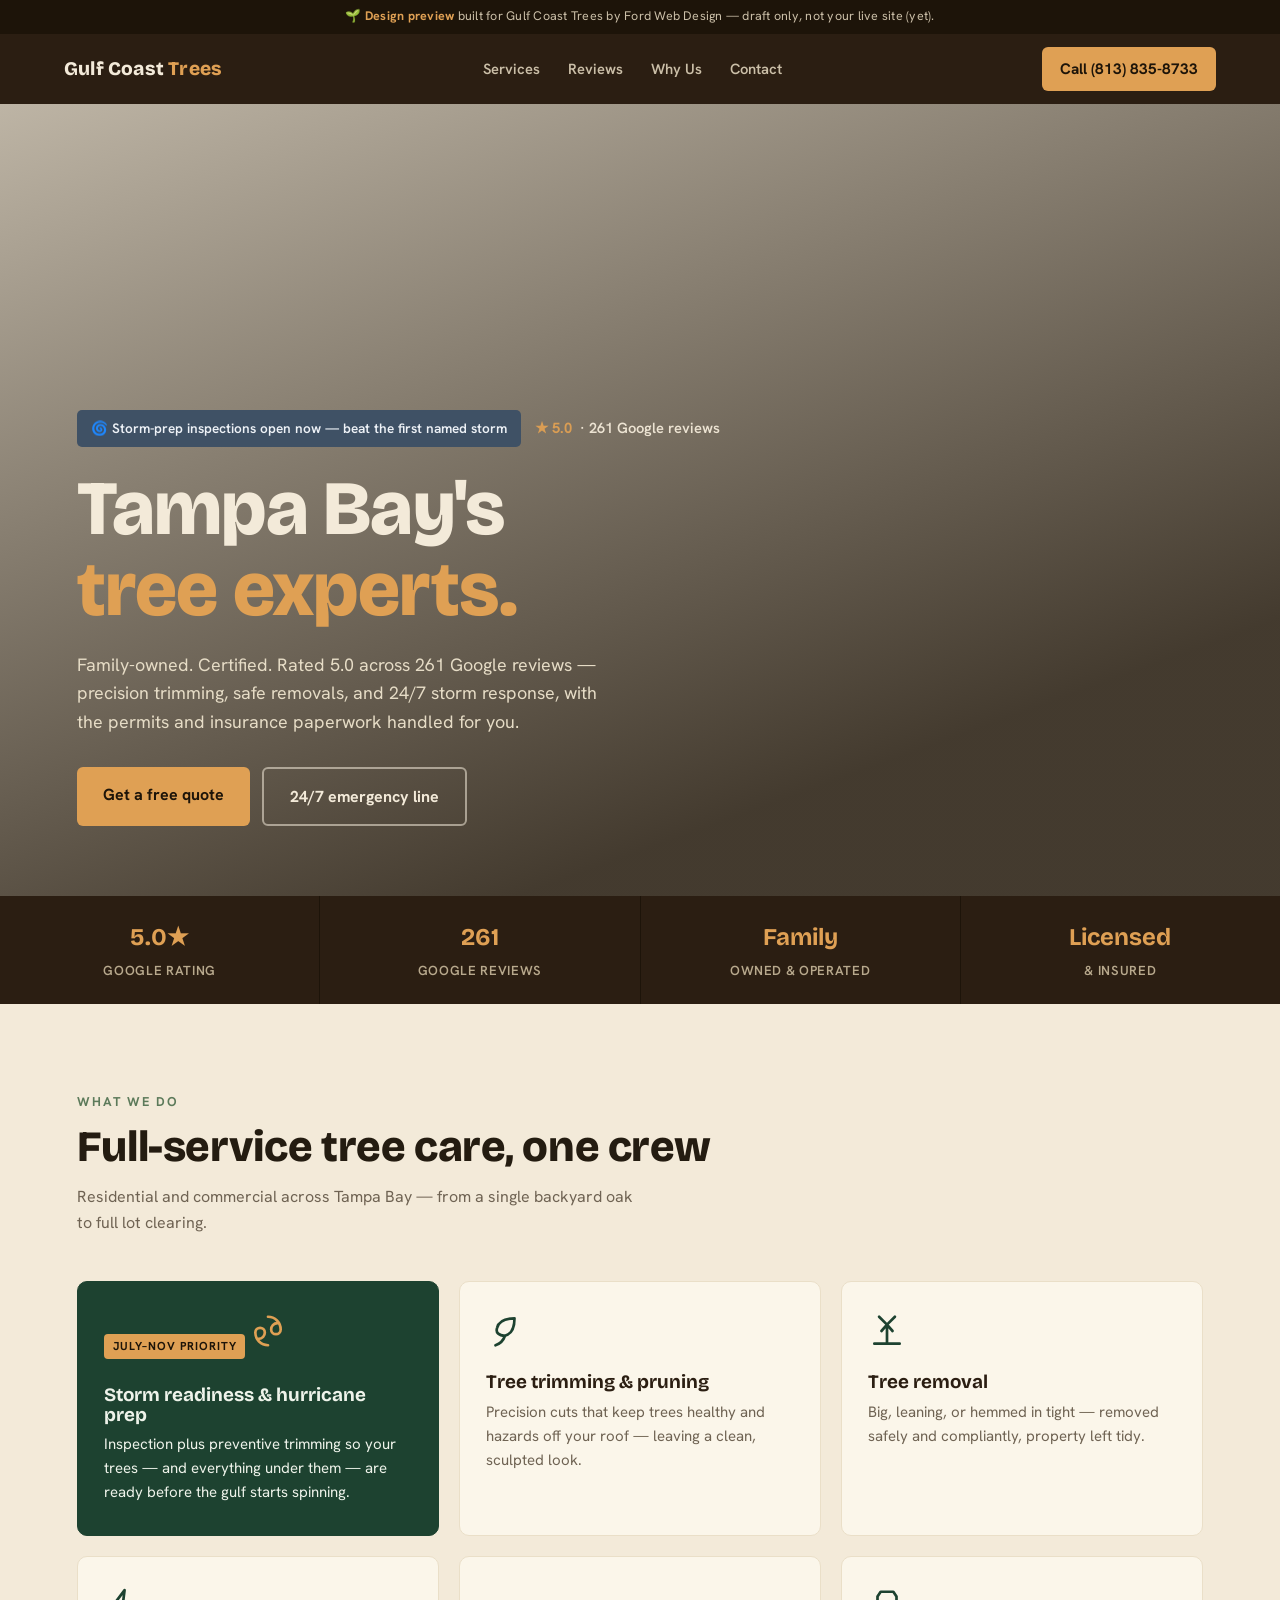
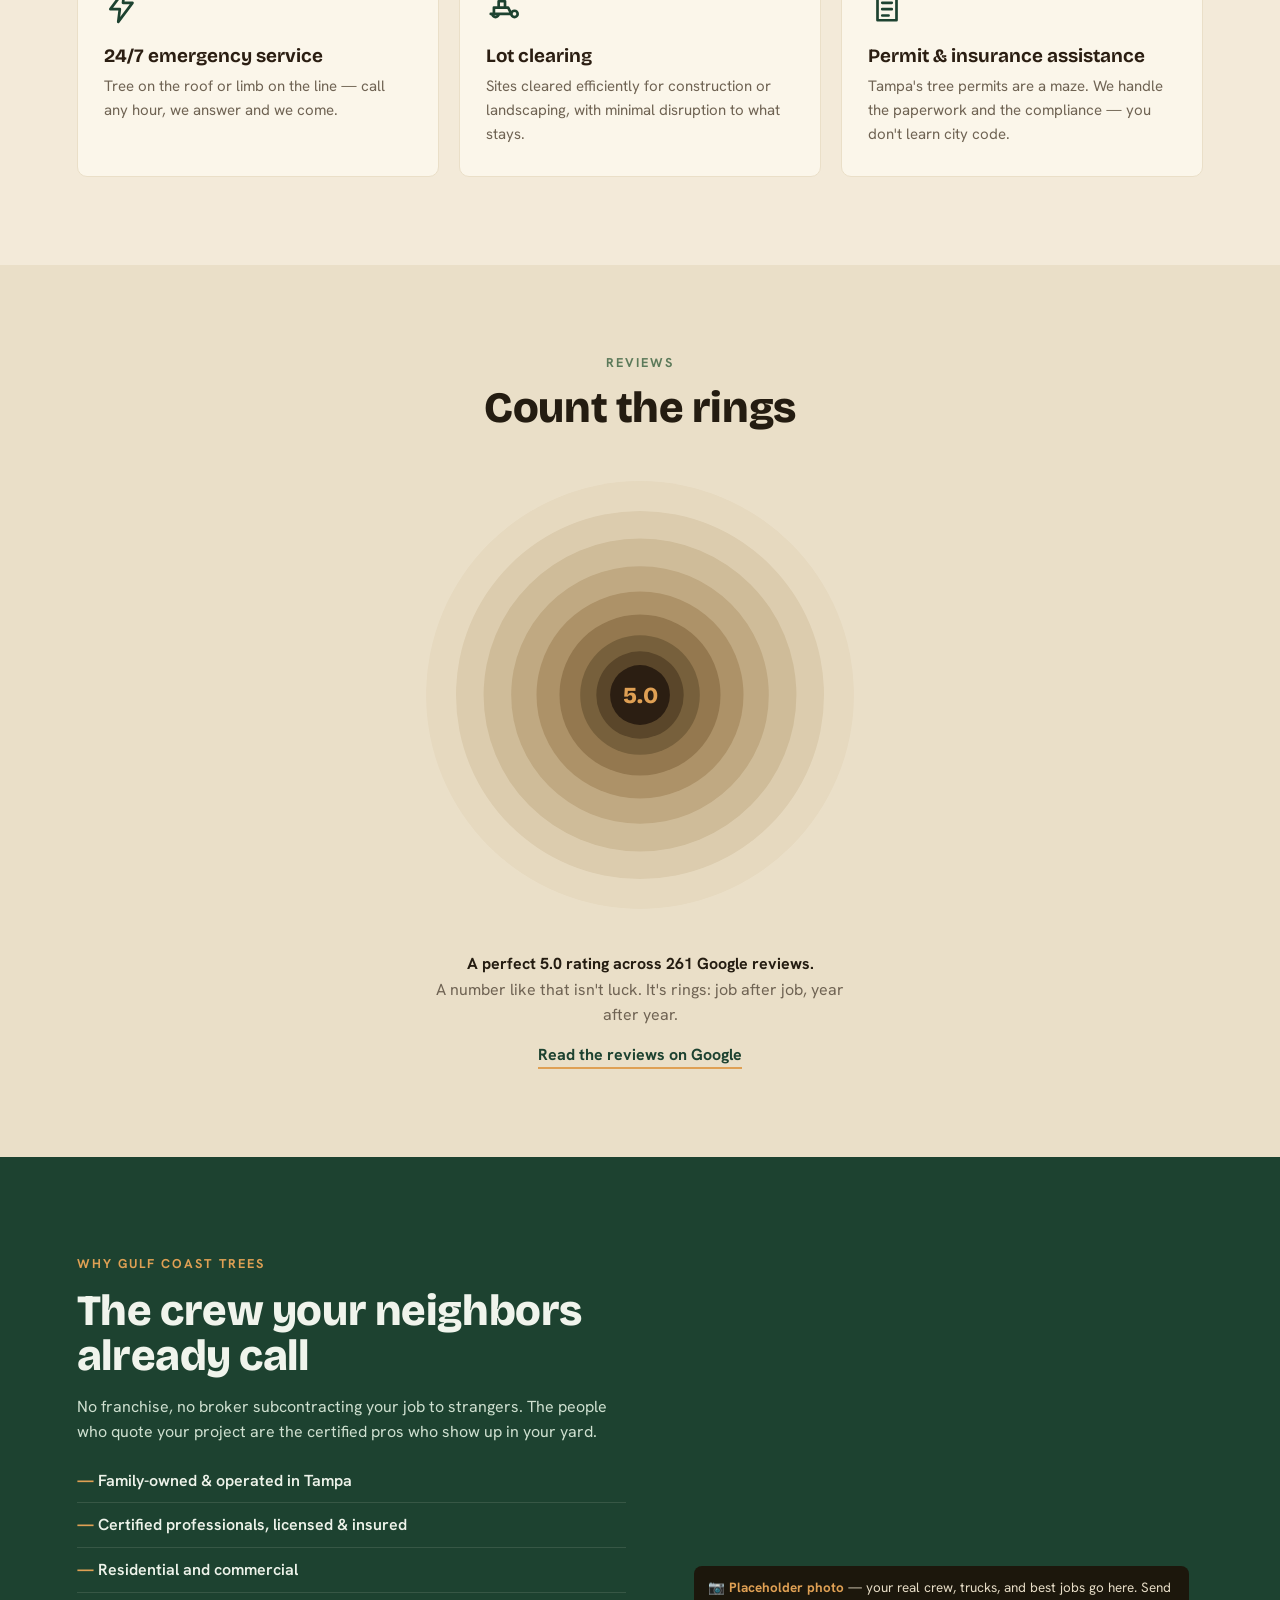
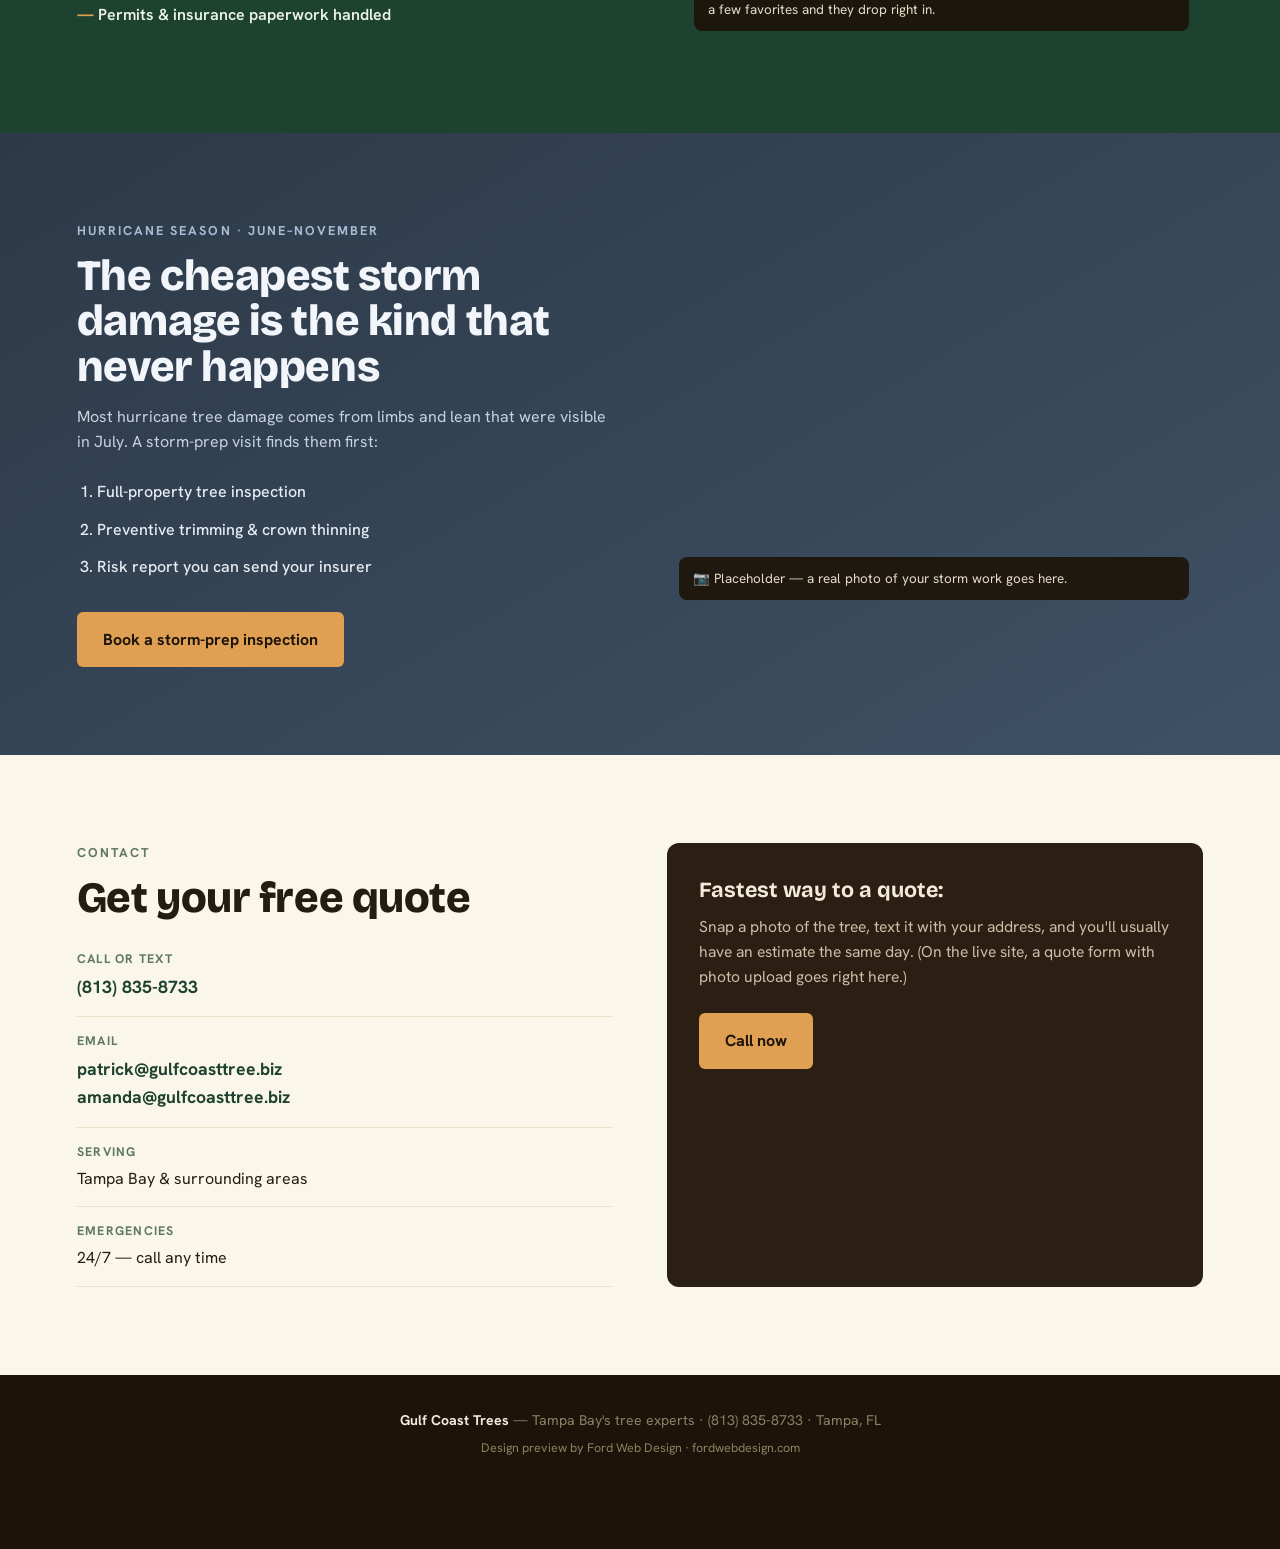
<file: previews/gulf-coast-trees/index.html>
<!DOCTYPE html>
<html lang="en">
<head>
<meta charset="UTF-8" />
<meta name="viewport" content="width=device-width, initial-scale=1.0" />
<meta name="robots" content="noindex, nofollow" />
<title>Gulf Coast Trees — Tampa Bay's Tree Experts | Preview</title>
<link rel="preconnect" href="https://fonts.googleapis.com" />
<link href="https://fonts.googleapis.com/css2?family=Bricolage+Grotesque:opsz,wght@12..96,600;12..96,700;12..96,800&family=Hanken+Grotesk:wght@400;500;600;700&display=swap" rel="stylesheet" />
<style>
  :root{
    --bark:#2b1e12; --heart:#1d1409; --canopy:#1d4230; --moss:#5c7a5a;
    --slate:#3f5165; --gold:#dfa054; --gold-d:#c88938; --paper:#f3ead9;
    --paper-d:#eadfc8; --ink:#241c11; --mut:#6f6353;
  }
  *{margin:0;padding:0;box-sizing:border-box}
  html{scroll-behavior:smooth}
  body{font-family:"Hanken Grotesk",sans-serif;background:var(--paper);color:var(--ink);line-height:1.6}
  h1,h2,h3{font-family:"Bricolage Grotesque",sans-serif;line-height:1.05}
  img{max-width:100%}

  .preview-bar{background:var(--heart);color:#cbbfa8;text-align:center;font-size:.78rem;padding:7px 12px;letter-spacing:.02em}
  .preview-bar b{color:var(--gold)}

  nav{position:sticky;top:0;z-index:60;background:var(--bark);display:flex;align-items:center;justify-content:space-between;padding:13px 5%}
  .brand{color:var(--paper);font-family:"Bricolage Grotesque",sans-serif;font-weight:800;font-size:1.2rem;letter-spacing:.01em}
  .brand span{color:var(--gold)}
  nav ul{display:flex;gap:28px;list-style:none}
  nav ul a{color:#cbbfa8;text-decoration:none;font-size:.92rem;font-weight:600}
  nav ul a:hover{color:var(--paper)}
  .call-btn{background:var(--gold);color:var(--heart);font-weight:700;padding:10px 18px;border-radius:6px;text-decoration:none;font-size:.95rem;white-space:nowrap}
  .call-btn:hover{background:var(--gold-d)}
  @media(max-width:840px){nav ul{display:none}}

  /* HERO */
  .hero{position:relative;min-height:88vh;display:flex;align-items:flex-end;
    background:linear-gradient(160deg,rgba(29,20,9,.25) 0%,rgba(29,20,9,.82) 78%),
    url('https://images.unsplash.com/photo-1441974231531-c6227db76b6e?w=1800&q=80') center/cover;
    padding:120px 6% 70px}
  .hero-inner{max-width:760px}
  .storm-pill{display:inline-flex;align-items:center;gap:8px;background:var(--slate);color:#eef2f7;
    border-radius:5px;padding:8px 14px;font-size:.85rem;font-weight:600;margin-bottom:22px}
  .stars-chip{display:inline-flex;align-items:center;gap:8px;color:var(--paper);font-weight:600;
    font-size:.92rem;margin:0 0 18px 14px;opacity:.95}
  .stars-chip b{color:var(--gold)}
  .hero h1{color:var(--paper);font-size:clamp(2.7rem,6.4vw,4.8rem);font-weight:800;letter-spacing:-.01em;margin-bottom:20px}
  .hero h1 .ln{display:block;overflow:hidden}
  .hero h1 .ln i{display:inline-block;font-style:normal;transform:translateY(110%);animation:rise .7s cubic-bezier(.2,.7,.2,1) forwards}
  .hero h1 .ln:nth-child(2) i{animation-delay:.12s}
  .hero h1 .ln:nth-child(2) em{font-style:normal;color:var(--gold)}
  @keyframes rise{to{transform:translateY(0)}}
  .hero p{color:#e6dcc6;font-size:1.12rem;max-width:540px;margin-bottom:30px}
  .cta-row{display:flex;gap:12px;flex-wrap:wrap}
  .btn{display:inline-block;padding:15px 26px;border-radius:6px;text-decoration:none;font-weight:700;font-size:1rem}
  .btn-gold{background:var(--gold);color:var(--heart)}
  .btn-gold:hover{background:var(--gold-d)}
  .btn-line{border:2px solid rgba(243,234,217,.55);color:var(--paper)}
  .btn-line:hover{border-color:var(--paper)}

  /* TRUST STRIP */
  .trust{background:var(--heart);display:grid;grid-template-columns:repeat(4,1fr);gap:1px}
  .trust div{padding:22px 14px;text-align:center;background:var(--bark)}
  .trust b{display:block;font-family:"Bricolage Grotesque",sans-serif;font-size:1.5rem;color:var(--gold)}
  .trust span{color:#b8a98d;font-size:.82rem;font-weight:600;letter-spacing:.05em;text-transform:uppercase}
  @media(max-width:700px){.trust{grid-template-columns:repeat(2,1fr)}}

  section{padding:88px 6%}
  .eyebrow{font-size:.8rem;font-weight:700;letter-spacing:.16em;text-transform:uppercase;color:var(--moss);margin-bottom:12px}
  .sect-title{font-size:clamp(1.9rem,3.8vw,2.7rem);font-weight:800;color:var(--ink);margin-bottom:14px;letter-spacing:-.01em}

  /* SERVICES */
  .services .sub{color:var(--mut);max-width:560px;margin-bottom:46px}
  .svc-grid{display:grid;grid-template-columns:repeat(auto-fit,minmax(290px,1fr));gap:20px}
  .svc{background:#fbf6ea;border:1px solid var(--paper-d);border-radius:10px;padding:30px 26px;
    transition:transform .25s,box-shadow .25s}
  .svc:hover{transform:translateY(-4px);box-shadow:0 12px 28px rgba(43,30,18,.12)}
  .svc svg{width:38px;height:38px;stroke:var(--canopy);stroke-width:1.7;fill:none;stroke-linecap:round;stroke-linejoin:round}
  .svc.feat{background:var(--canopy);border-color:var(--canopy)}
  .svc.feat svg{stroke:var(--gold)}
  .svc.feat h3,.svc.feat p{color:#eef3ea}
  .svc.feat .tag{display:inline-block;background:var(--gold);color:var(--heart);font-size:.72rem;font-weight:700;
    letter-spacing:.08em;text-transform:uppercase;border-radius:4px;padding:3px 9px;margin-bottom:12px}
  .svc h3{font-size:1.18rem;margin:14px 0 8px;color:var(--bark)}
  .svc p{color:var(--mut);font-size:.94rem}

  /* RINGS — signature */
  .rings-sect{background:var(--paper-d);text-align:center}
  .rings-wrap{max-width:460px;margin:34px auto 0;position:relative}
  .rings-wrap svg{width:100%;height:auto;display:block}
  .ring{transform-origin:center;opacity:0;transform:scale(.2);transition:opacity .5s,transform .8s cubic-bezier(.2,.7,.3,1)}
  .rings-wrap.grow .ring{opacity:1;transform:scale(1)}
  .ring-num{font-family:"Bricolage Grotesque",sans-serif;font-weight:800}
  .rings-cap{color:var(--mut);max-width:420px;margin:26px auto 0;font-size:1rem}
  .rings-cap b{color:var(--ink)}
  .g-link{display:inline-block;margin-top:14px;color:var(--canopy);font-weight:700;text-decoration:none;border-bottom:2px solid var(--gold)}

  /* WHY */
  .why{background:var(--canopy)}
  .why .eyebrow{color:var(--gold)}
  .why .sect-title{color:#f0f4ec}
  .why-wrap{display:grid;grid-template-columns:1.05fr 1fr;gap:54px;align-items:center}
  .why p{color:#cfe0d0;margin-bottom:14px}
  .why ul{list-style:none;margin-top:10px}
  .why li{color:#eef3ea;padding:9px 0;font-weight:600;border-bottom:1px solid rgba(243,234,217,.12)}
  .why li:last-child{border:0}
  .why li::before{content:"— ";color:var(--gold);font-weight:800}
  .photo-slot{border-radius:12px;overflow:hidden;position:relative;min-height:400px;
    background:url('https://images.unsplash.com/photo-1502082553048-f009c37129b9?w=1200&q=80') center/cover}
  .photo-note{position:absolute;left:14px;right:14px;bottom:14px;background:rgba(29,20,9,.92);color:#e6dcc6;
    font-size:.84rem;border-radius:8px;padding:11px 14px}
  .photo-note b{color:var(--gold)}
  @media(max-width:880px){.why-wrap{grid-template-columns:1fr}.photo-slot{min-height:280px}}

  /* STORM BAND */
  .storm{background:linear-gradient(150deg,#2c3948 0%,var(--slate) 100%);color:#e8edf4}
  .storm-wrap{display:grid;grid-template-columns:1fr 1fr;gap:50px;align-items:center}
  .storm .eyebrow{color:#a8bdd6}
  .storm .sect-title{color:#f2f6fb}
  .storm p{color:#c6d3e2}
  .storm ol{margin:18px 0 26px 20px}
  .storm li{padding:6px 0;font-weight:500}
  @media(max-width:880px){.storm-wrap{grid-template-columns:1fr}}

  /* CONTACT */
  .contact{background:#fbf6ea}
  .contact-wrap{display:grid;grid-template-columns:1fr 1fr;gap:54px}
  .c-line{padding:15px 0;border-bottom:1px solid var(--paper-d)}
  .c-line b{display:block;font-size:.78rem;letter-spacing:.1em;text-transform:uppercase;color:var(--moss);margin-bottom:3px}
  .c-line a{color:var(--canopy);font-weight:700;text-decoration:none;font-size:1.1rem}
  .quote-box{background:var(--bark);border-radius:12px;padding:36px 32px}
  .quote-box h3{color:var(--paper);font-size:1.35rem;margin-bottom:12px}
  .quote-box p{color:#cbbfa8;margin-bottom:24px;font-size:.98rem}
  @media(max-width:880px){.contact-wrap{grid-template-columns:1fr}}

  footer{background:var(--heart);color:#8d8064;text-align:center;padding:34px 20px 90px;font-size:.88rem}
  footer b{color:var(--paper)}

  /* sticky mobile call bar */
  .mob-call{display:none;position:fixed;bottom:0;left:0;right:0;z-index:70;background:var(--gold);
    color:var(--heart);text-align:center;font-weight:800;font-size:1.05rem;padding:16px;text-decoration:none}
  @media(max-width:700px){.mob-call{display:block}}

  .reveal{opacity:0;transform:translateY(22px);transition:opacity .6s,transform .6s}
  .reveal.in{opacity:1;transform:none}
  @media(prefers-reduced-motion:reduce){
    *{animation:none!important;transition:none!important}
    .hero h1 .ln i{transform:none}
    .reveal,.ring{opacity:1;transform:none}
  }
</style>
</head>
<body>

<div class="preview-bar">🌱 <b>Design preview</b> built for Gulf Coast Trees by Ford Web Design — draft only, not your live site (yet).</div>

<nav>
  <div class="brand">Gulf Coast <span>Trees</span></div>
  <ul>
    <li><a href="#services">Services</a></li>
    <li><a href="#reviews">Reviews</a></li>
    <li><a href="#why">Why Us</a></li>
    <li><a href="#contact">Contact</a></li>
  </ul>
  <a class="call-btn" href="tel:8138358733">Call (813) 835-8733</a>
</nav>

<header class="hero">
  <div class="hero-inner">
    <div>
      <span class="storm-pill">🌀 Storm-prep inspections open now — beat the first named storm</span><span class="stars-chip"><b>★ 5.0</b> · 261 Google reviews</span>
    </div>
    <h1>
      <span class="ln"><i>Tampa Bay's</i></span>
      <span class="ln"><i><em>tree experts.</em></i></span>
    </h1>
    <p>Family-owned. Certified. Rated 5.0 across 261 Google reviews — precision trimming, safe removals,
    and 24/7 storm response, with the permits and insurance paperwork handled for you.</p>
    <div class="cta-row">
      <a class="btn btn-gold" href="#contact">Get a free quote</a>
      <a class="btn btn-line" href="tel:8138358733">24/7 emergency line</a>
    </div>
  </div>
</header>

<div class="trust">
  <div><b>5.0★</b><span>Google rating</span></div>
  <div><b>261</b><span>Google reviews</span></div>
  <div><b>Family</b><span>owned &amp; operated</span></div>
  <div><b>Licensed</b><span>&amp; insured</span></div>
</div>

<section id="services" class="services">
  <p class="eyebrow">What we do</p>
  <h2 class="sect-title">Full-service tree care, one crew</h2>
  <p class="sub">Residential and commercial across Tampa Bay — from a single backyard oak to full lot clearing.</p>
  <div class="svc-grid">
    <div class="svc feat reveal">
      <span class="tag">July–Nov priority</span>
      <svg viewBox="0 0 24 24"><path d="M12 3a8 8 0 0 1 8 8c0 2-1.5 3-3 3s-3-1-3-3 1.5-4 4-4"/><path d="M12 21a8 8 0 0 1-8-8c0-2 1.5-3 3-3s3 1 3 3-1.5 4-4 4"/></svg>
      <h3>Storm readiness &amp; hurricane prep</h3>
      <p>Inspection plus preventive trimming so your trees — and everything under them — are ready before the gulf starts spinning.</p>
    </div>
    <div class="svc reveal">
      <svg viewBox="0 0 24 24"><path d="M6 21c3-1 5-3 6-6M12 15c4-1 6-5 6-11-6 0-10 2-11 6-1 3 1 5 5 5Z"/></svg>
      <h3>Tree trimming &amp; pruning</h3>
      <p>Precision cuts that keep trees healthy and hazards off your roof — leaving a clean, sculpted look.</p>
    </div>
    <div class="svc reveal">
      <svg viewBox="0 0 24 24"><path d="M4 20h16M12 20V8M12 8 7 3M12 8l5-5M8.5 12 12 8l3.5 4"/></svg>
      <h3>Tree removal</h3>
      <p>Big, leaning, or hemmed in tight — removed safely and compliantly, property left tidy.</p>
    </div>
    <div class="svc reveal">
      <svg viewBox="0 0 24 24"><path d="M13 2 4 14h6l-1 8 9-12h-6l1-8Z"/></svg>
      <h3>24/7 emergency service</h3>
      <p>Tree on the roof or limb on the line — call any hour, we answer and we come.</p>
    </div>
    <div class="svc reveal">
      <svg viewBox="0 0 24 24"><path d="M3 17h13M5 17v-4h9l2 4M8 13V9h4v4M16 17a2 2 0 1 0 4 0 2 2 0 0 0-4 0ZM4 17a2 2 0 1 0 4 0"/></svg>
      <h3>Lot clearing</h3>
      <p>Sites cleared efficiently for construction or landscaping, with minimal disruption to what stays.</p>
    </div>
    <div class="svc reveal">
      <svg viewBox="0 0 24 24"><path d="M8 3h8l2 3v15H6V6l2-3ZM9 10h6M9 14h6M9 18h4"/></svg>
      <h3>Permit &amp; insurance assistance</h3>
      <p>Tampa's tree permits are a maze. We handle the paperwork and the compliance — you don't learn city code.</p>
    </div>
  </div>
</section>

<section id="reviews" class="rings-sect">
  <p class="eyebrow">Reviews</p>
  <h2 class="sect-title">Count the rings</h2>
  <div class="rings-wrap" id="rings">
    <svg viewBox="0 0 400 400" role="img" aria-label="5.0 star rating shown at the center of tree growth rings">
      <circle class="ring" cx="200" cy="200" r="186" fill="#e6d9bf" style="transition-delay:.05s"/>
      <circle class="ring" cx="200" cy="200" r="160" fill="#dcccae" style="transition-delay:.15s"/>
      <circle class="ring" cx="200" cy="200" r="136" fill="#cfbc99" style="transition-delay:.25s"/>
      <circle class="ring" cx="200" cy="200" r="112" fill="#c0a982" style="transition-delay:.35s"/>
      <circle class="ring" cx="200" cy="200" r="90" fill="#ad9268" style="transition-delay:.45s"/>
      <circle class="ring" cx="200" cy="200" r="70" fill="#94784f" style="transition-delay:.55s"/>
      <circle class="ring" cx="200" cy="200" r="52" fill="#77603c" style="transition-delay:.65s"/>
      <circle class="ring" cx="200" cy="200" r="38" fill="#5a462a" style="transition-delay:.75s"/>
      <g class="ring" style="transition-delay:.9s">
        <circle cx="200" cy="200" r="26" fill="#2b1e12"/>
        <text class="ring-num" x="200" y="207" text-anchor="middle" font-size="20" fill="#dfa054">5.0</text>
      </g>
    </svg>
  </div>
  <p class="rings-cap"><b>A perfect 5.0 rating across 261 Google reviews.</b><br/>
  A number like that isn't luck. It's rings: job after job, year after year.</p>
  <a class="g-link" href="https://www.google.com/search?q=Gulf+Coast+Trees+Tampa" target="_blank" rel="noopener">Read the reviews on Google</a>
</section>

<section id="why" class="why">
  <div class="why-wrap">
    <div>
      <p class="eyebrow">Why Gulf Coast Trees</p>
      <h2 class="sect-title">The crew your neighbors already call</h2>
      <p>No franchise, no broker subcontracting your job to strangers. The people who quote your
      project are the certified pros who show up in your yard.</p>
      <ul>
        <li>Family-owned &amp; operated in Tampa</li>
        <li>Certified professionals, licensed &amp; insured</li>
        <li>Residential and commercial</li>
        <li>Permits &amp; insurance paperwork handled</li>
      </ul>
    </div>
    <div class="photo-slot reveal">
      <div class="photo-note">📷 <b>Placeholder photo</b> — your real crew, trucks, and best jobs go here. Send a few favorites and they drop right in.</div>
    </div>
  </div>
</section>

<section class="storm">
  <div class="storm-wrap">
    <div>
      <p class="eyebrow">Hurricane season · June–November</p>
      <h2 class="sect-title">The cheapest storm damage is the kind that never happens</h2>
      <p>Most hurricane tree damage comes from limbs and lean that were visible in July. A storm-prep
      visit finds them first:</p>
      <ol>
        <li>Full-property tree inspection</li>
        <li>Preventive trimming &amp; crown thinning</li>
        <li>Risk report you can send your insurer</li>
      </ol>
      <a class="btn btn-gold" href="#contact">Book a storm-prep inspection</a>
    </div>
    <div class="photo-slot reveal" style="background-image:url('https://images.unsplash.com/photo-1518495973542-4542c06a5843?w=1200&q=80');min-height:340px">
      <div class="photo-note">📷 Placeholder — a real photo of your storm work goes here.</div>
    </div>
  </div>
</section>

<section id="contact" class="contact">
  <div class="contact-wrap">
    <div>
      <p class="eyebrow">Contact</p>
      <h2 class="sect-title">Get your free quote</h2>
      <div class="c-line"><b>Call or text</b><a href="tel:8138358733">(813) 835-8733</a></div>
      <div class="c-line"><b>Email</b><a href="mailto:patrick@gulfcoasttree.biz">patrick@gulfcoasttree.biz</a><br/><a href="mailto:amanda@gulfcoasttree.biz">amanda@gulfcoasttree.biz</a></div>
      <div class="c-line"><b>Serving</b>Tampa Bay &amp; surrounding areas</div>
      <div class="c-line"><b>Emergencies</b>24/7 — call any time</div>
    </div>
    <div class="quote-box reveal">
      <h3>Fastest way to a quote:</h3>
      <p>Snap a photo of the tree, text it with your address, and you'll usually have an estimate the
      same day. (On the live site, a quote form with photo upload goes right here.)</p>
      <a class="btn btn-gold" href="tel:8138358733">Call now</a>
    </div>
  </div>
</section>

<footer>
  <p><b>Gulf Coast Trees</b> — Tampa Bay's tree experts · (813) 835-8733 · Tampa, FL</p>
  <p style="margin-top:8px;font-size:.78rem">Design preview by Ford Web Design · fordwebdesign.com</p>
</footer>

<a class="mob-call" href="tel:8138358733">📞 Tap to call — free quote</a>

<script>
  var io = new IntersectionObserver(function (entries) {
    entries.forEach(function (e) {
      if (e.isIntersecting) { e.target.classList.add('in'); io.unobserve(e.target); }
    });
  }, { threshold: 0.15 });
  document.querySelectorAll('.reveal').forEach(function (el) { io.observe(el); });

  var rings = document.getElementById('rings');
  new IntersectionObserver(function (entries, obs) {
    entries.forEach(function (e) {
      if (e.isIntersecting) { rings.classList.add('grow'); obs.disconnect(); }
    });
  }, { threshold: 0.35 }).observe(rings);
</script>

</body>
</html>
</file>
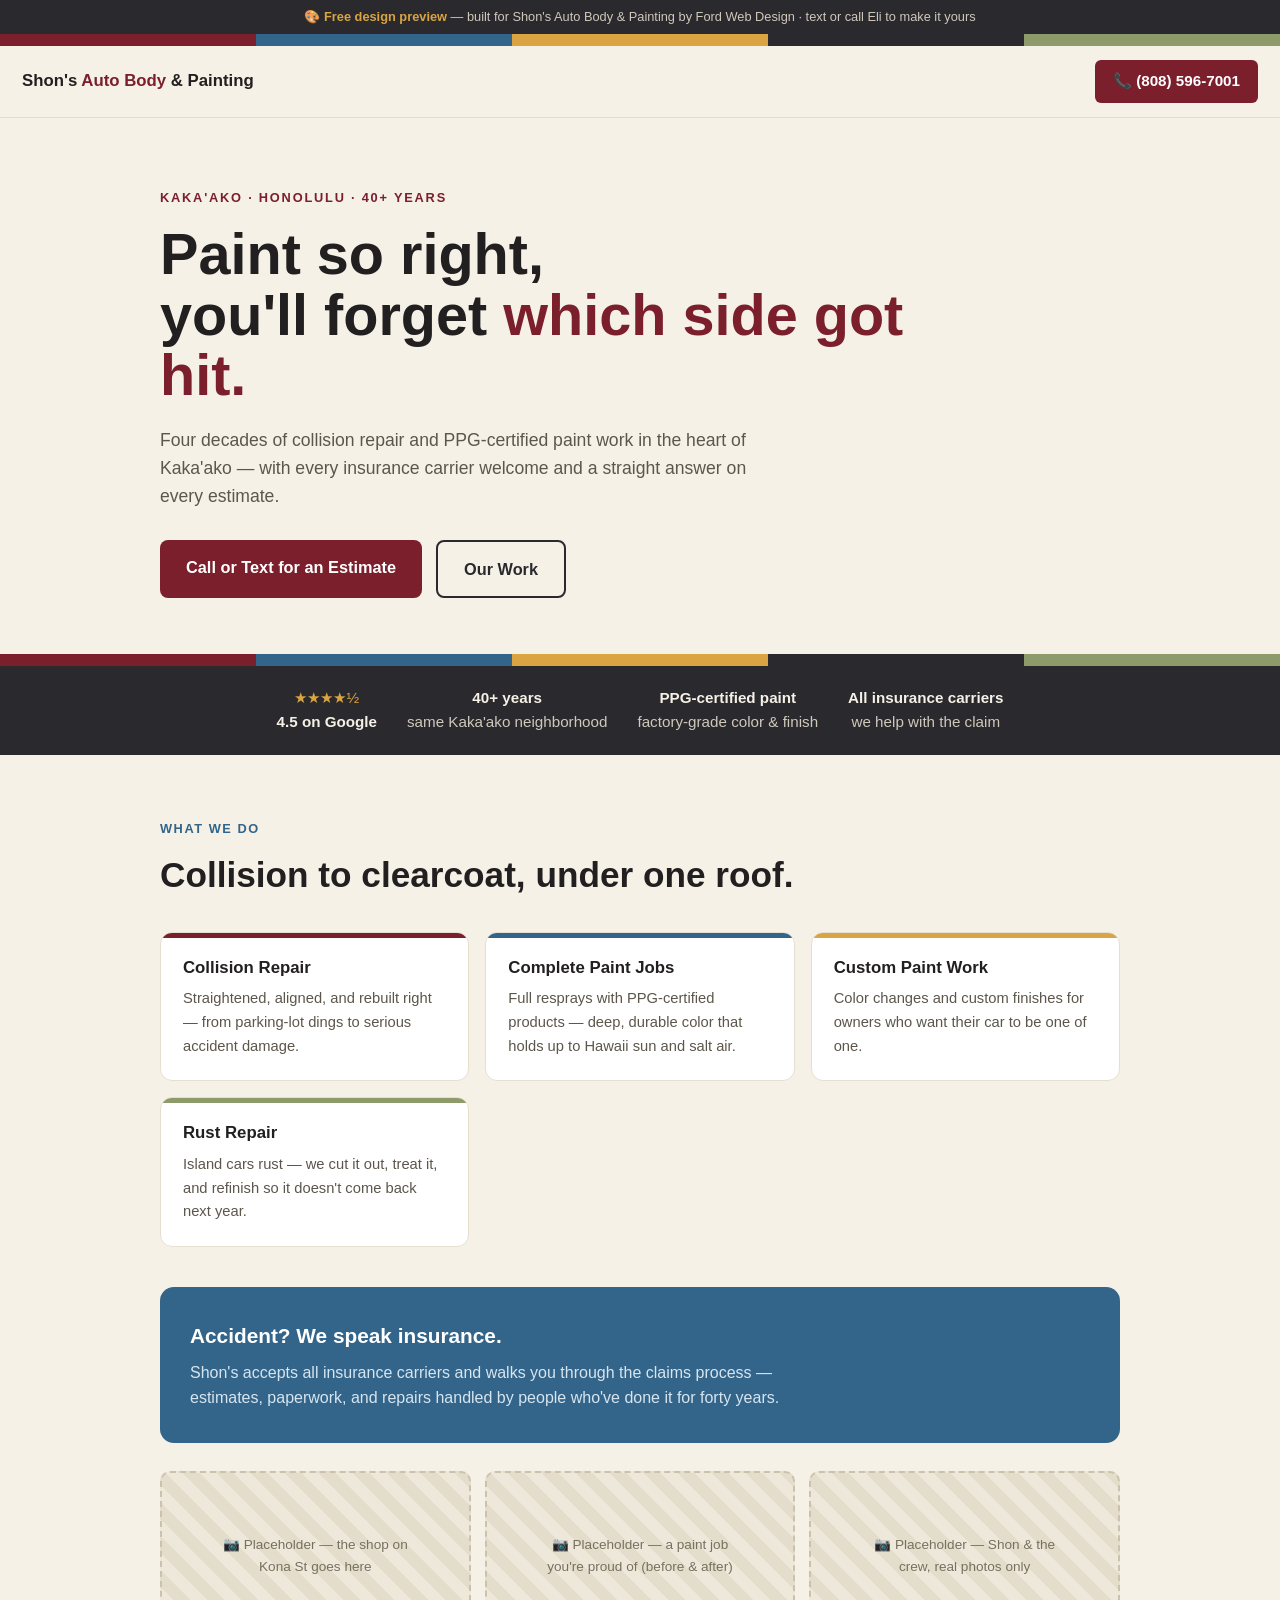
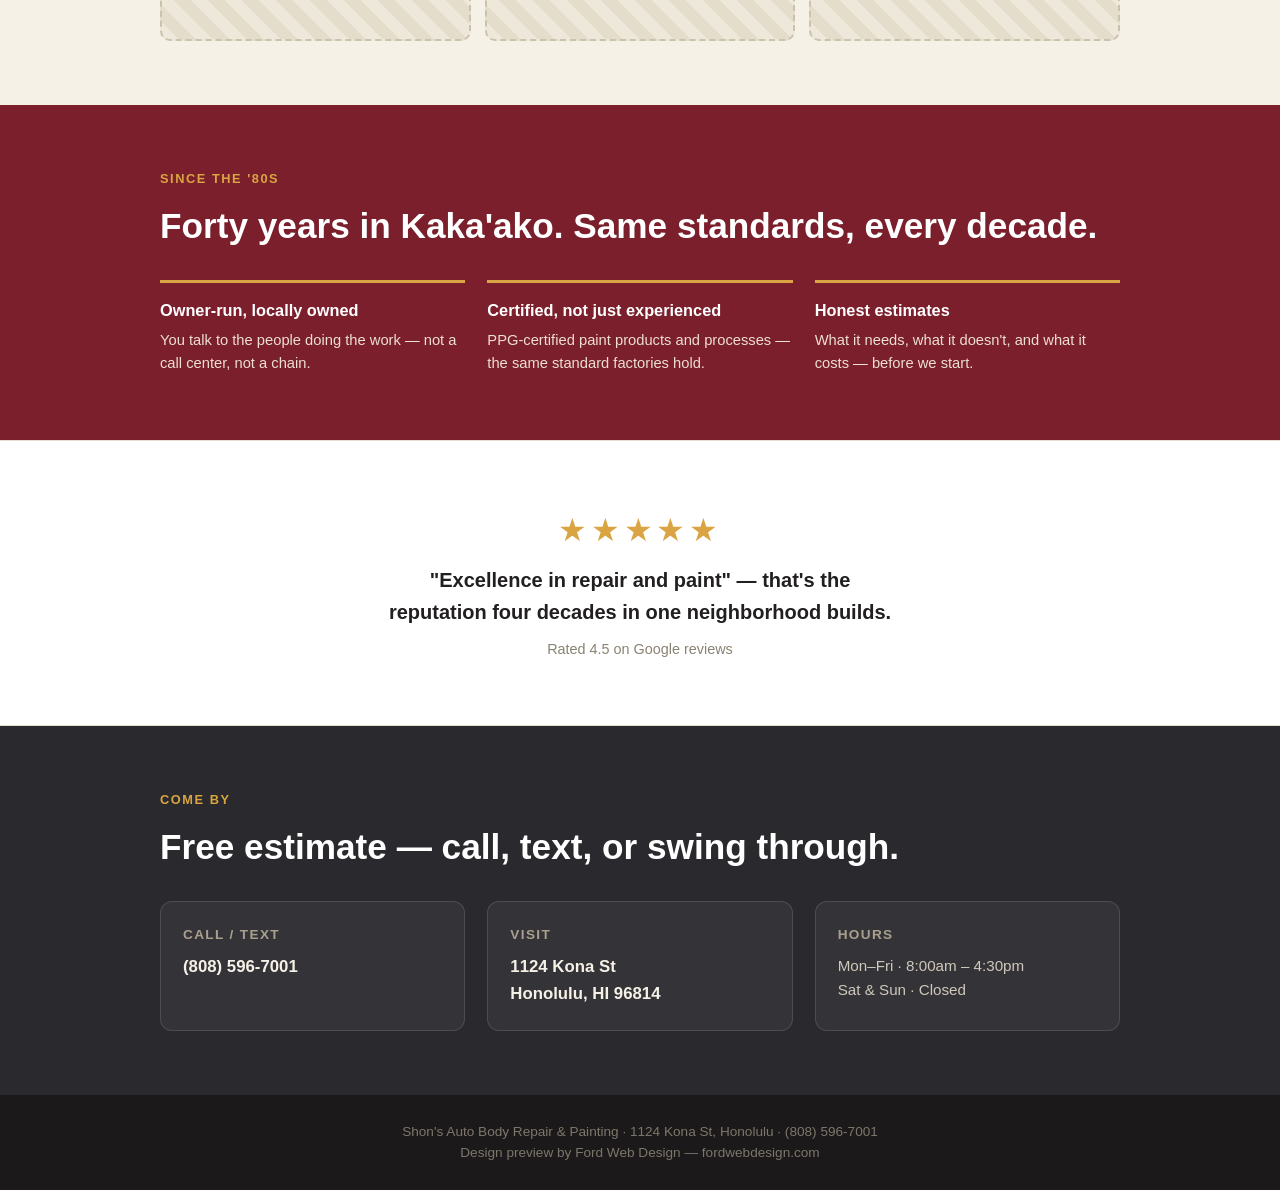
<file: previews/shons-auto-body/index.html>
<!DOCTYPE html>
<html lang="en">
<head>
<meta charset="UTF-8"/>
<meta name="viewport" content="width=device-width, initial-scale=1.0"/>
<meta name="robots" content="noindex, nofollow"/>
<title>Shon's Auto Body Repair &amp; Painting — Kaka'ako, Honolulu · Since the '80s</title>
<style>
  /* ── Lacquer & paint-booth palette: oxblood lacquer, charcoal, cream, PPG-chip accents ── */
  :root{
    --lacquer:#7a1f2b;     /* deep oxblood — a paint color you'd order */
    --lacquer-dk:#5a1620;
    --char:#2a2a2e;
    --cream:#f6f1e7;
    --chip-blue:#33658a;
    --chip-gold:#d9a441;
    --ink:#221f20;
  }
  *{margin:0;padding:0;box-sizing:border-box}
  html{scroll-behavior:smooth}
  body{font-family:"Hanken Grotesk",-apple-system,"Avenir Next",sans-serif;color:var(--ink);background:var(--cream);line-height:1.6}
  h1,h2,h3{font-family:"Bricolage Grotesque","Hanken Grotesk",sans-serif}

  .ribbon{background:var(--char);color:#cfc8bb;text-align:center;font-size:.8rem;padding:7px 12px}
  .ribbon b{color:var(--chip-gold)}

  /* paint-chip strip: like a PPG fan deck */
  .chips{display:flex;height:12px}
  .chips span{flex:1}
  .chips .c1{background:var(--lacquer)} .chips .c2{background:var(--chip-blue)}
  .chips .c3{background:var(--chip-gold)} .chips .c4{background:var(--char)} .chips .c5{background:#8d9b6a}

  nav{background:var(--cream);border-bottom:1px solid #e3dccd;padding:14px 22px;display:flex;justify-content:space-between;align-items:center;position:sticky;top:0;z-index:50}
  .logo{font-weight:800;font-size:1.05rem;color:var(--ink)}
  .logo span{color:var(--lacquer)}
  nav .call-top{background:var(--lacquer);color:#fff;text-decoration:none;font-weight:800;padding:9px 18px;border-radius:6px;font-size:.95rem}

  header{background:var(--cream);padding:70px 22px 56px}
  .hwrap{max-width:960px;margin:0 auto}
  .kicker{color:var(--lacquer);font-weight:800;letter-spacing:.14em;text-transform:uppercase;font-size:.8rem;display:block;margin-bottom:16px}
  h1{font-size:clamp(2.2rem,6.4vw,3.6rem);line-height:1.05;font-weight:800;color:var(--ink);text-wrap:balance;max-width:800px}
  h1 em{font-style:normal;color:var(--lacquer)}
  .sub{max-width:620px;margin:20px 0 30px;font-size:1.1rem;color:#5c564c}
  .cta-row{display:flex;gap:14px;flex-wrap:wrap}
  .btn{display:inline-block;text-decoration:none;font-weight:800;padding:14px 26px;border-radius:8px;font-size:1.02rem}
  .btn.solid{background:var(--lacquer);color:#fff}
  .btn.line{border:2px solid var(--char);color:var(--char)}

  .trust{background:var(--char);color:#cfc8bb;padding:20px 22px}
  .trust-in{max-width:960px;margin:0 auto;display:flex;gap:30px;flex-wrap:wrap;justify-content:center;text-align:center;font-size:.95rem}
  .trust-in b{color:var(--cream)}
  .trust-in .st{color:var(--chip-gold)}

  section{padding:64px 22px}
  .wrap{max-width:960px;margin:0 auto}
  .eyebrow{color:var(--chip-blue);font-weight:800;letter-spacing:.12em;text-transform:uppercase;font-size:.8rem;margin-bottom:8px}
  h2{font-size:clamp(1.5rem,4vw,2.2rem);margin-bottom:14px;color:var(--ink);text-wrap:balance}

  .svc-grid{display:grid;grid-template-columns:repeat(auto-fit,minmax(230px,1fr));gap:16px;margin-top:28px}
  .svc{background:#fff;border:1px solid #e6dfd0;border-radius:12px;padding:22px;position:relative;overflow:hidden}
  .svc::before{content:"";position:absolute;top:0;left:0;right:0;height:5px}
  .svc:nth-child(1)::before{background:var(--lacquer)}
  .svc:nth-child(2)::before{background:var(--chip-blue)}
  .svc:nth-child(3)::before{background:var(--chip-gold)}
  .svc:nth-child(4)::before{background:#8d9b6a}
  .svc h3{font-size:1.05rem;margin-bottom:6px}
  .svc p{font-size:.92rem;color:#5c564c}

  .insurance{background:var(--chip-blue);color:#fff;border-radius:14px;padding:32px 30px;margin-top:40px}
  .insurance h3{font-size:1.3rem;margin-bottom:8px}
  .insurance p{color:#d7e5ef;max-width:640px}

  .photo-strip{display:grid;grid-template-columns:repeat(auto-fit,minmax(200px,1fr));gap:14px;margin-top:28px}
  .photo-slot{background:repeating-linear-gradient(45deg,#eee8da,#eee8da 12px,#e4ddcb 12px,#e4ddcb 24px);border:2px dashed #cbc2ad;border-radius:10px;min-height:170px;display:flex;align-items:center;justify-content:center;padding:16px;text-align:center}
  .photo-slot p{font-size:.85rem;color:#77705f;max-width:210px}

  .legacy{background:var(--lacquer);color:var(--cream)}
  .legacy h2{color:#fff}
  .legacy-grid{display:grid;grid-template-columns:repeat(auto-fit,minmax(240px,1fr));gap:22px;margin-top:26px}
  .l-item{border-top:3px solid var(--chip-gold);padding-top:14px}
  .l-item h3{font-size:1.02rem;margin-bottom:6px;color:#fff}
  .l-item p{font-size:.92rem;color:#eddfd2}

  .review-band{background:#fff;border-top:1px solid #e6dfd0;border-bottom:1px solid #e6dfd0;text-align:center}
  .big-stars{font-size:2rem;color:var(--chip-gold);letter-spacing:.12em;margin-bottom:8px}
  .review-band .q{font-size:1.25rem;max-width:640px;margin:0 auto;font-weight:600;text-wrap:balance}
  .review-band .attr{margin-top:10px;color:#8a8272;font-size:.9rem}

  .contact{background:var(--char);color:var(--cream)}
  .contact h2{color:#fff}
  .c-grid{display:grid;grid-template-columns:repeat(auto-fit,minmax(240px,1fr));gap:22px;margin-top:26px}
  .c-card{background:rgba(255,255,255,.05);border:1px solid rgba(255,255,255,.12);border-radius:12px;padding:22px}
  .c-card h3{font-size:.85rem;text-transform:uppercase;letter-spacing:.1em;color:#a89f8e;margin-bottom:8px}
  .c-card p,.c-card a{color:var(--cream);font-size:1.05rem;text-decoration:none;font-weight:600}
  .c-card .hours{font-size:.95rem;font-weight:400;color:#cfc8bb}

  footer{background:#1b191a;color:#7d776b;text-align:center;padding:26px 20px;font-size:.85rem}

  .callbar{position:fixed;bottom:0;left:0;right:0;background:var(--lacquer);text-align:center;padding:13px;z-index:60;display:none}
  .callbar a{color:#fff;font-weight:800;text-decoration:none;font-size:1.05rem}
  @media(max-width:640px){.callbar{display:block} body{padding-bottom:52px}}
</style>
</head>
<body>

<div class="ribbon">🎨 <b>Free design preview</b> — built for Shon's Auto Body &amp; Painting by Ford Web Design · text or call Eli to make it yours</div>
<div class="chips"><span class="c1"></span><span class="c2"></span><span class="c3"></span><span class="c4"></span><span class="c5"></span></div>

<nav>
  <div class="logo">Shon's <span>Auto Body</span> &amp; Painting</div>
  <a class="call-top" href="tel:8085967001">📞 (808) 596-7001</a>
</nav>

<header>
  <div class="hwrap">
    <span class="kicker">Kaka'ako · Honolulu · 40+ Years</span>
    <h1>Paint so right,<br/>you'll forget <em>which side got hit.</em></h1>
    <p class="sub">Four decades of collision repair and PPG-certified paint work in the heart of Kaka'ako — with every insurance carrier welcome and a straight answer on every estimate.</p>
    <div class="cta-row">
      <a class="btn solid" href="tel:8085967001">Call or Text for an Estimate</a>
      <a class="btn line" href="#services">Our Work</a>
    </div>
  </div>
</header>
<div class="chips"><span class="c1"></span><span class="c2"></span><span class="c3"></span><span class="c4"></span><span class="c5"></span></div>

<div class="trust">
  <div class="trust-in">
    <div><span class="st">★★★★½</span><br/><b>4.5 on Google</b></div>
    <div><b>40+ years</b><br/>same Kaka'ako neighborhood</div>
    <div><b>PPG-certified paint</b><br/>factory-grade color &amp; finish</div>
    <div><b>All insurance carriers</b><br/>we help with the claim</div>
  </div>
</div>

<section id="services">
  <div class="wrap">
    <p class="eyebrow">What we do</p>
    <h2>Collision to clearcoat, under one roof.</h2>
    <div class="svc-grid">
      <div class="svc"><h3>Collision Repair</h3><p>Straightened, aligned, and rebuilt right — from parking-lot dings to serious accident damage.</p></div>
      <div class="svc"><h3>Complete Paint Jobs</h3><p>Full resprays with PPG-certified products — deep, durable color that holds up to Hawaii sun and salt air.</p></div>
      <div class="svc"><h3>Custom Paint Work</h3><p>Color changes and custom finishes for owners who want their car to be one of one.</p></div>
      <div class="svc"><h3>Rust Repair</h3><p>Island cars rust — we cut it out, treat it, and refinish so it doesn't come back next year.</p></div>
    </div>

    <div class="insurance">
      <h3>Accident? We speak insurance.</h3>
      <p>Shon's accepts all insurance carriers and walks you through the claims process — estimates, paperwork, and repairs handled by people who've done it for forty years.</p>
    </div>

    <div class="photo-strip">
      <div class="photo-slot"><p>📷 Placeholder — the shop on Kona St goes here</p></div>
      <div class="photo-slot"><p>📷 Placeholder — a paint job you're proud of (before &amp; after)</p></div>
      <div class="photo-slot"><p>📷 Placeholder — Shon &amp; the crew, real photos only</p></div>
    </div>
  </div>
</section>

<section class="legacy">
  <div class="wrap">
    <p class="eyebrow" style="color:var(--chip-gold)">Since the '80s</p>
    <h2>Forty years in Kaka'ako. Same standards, every decade.</h2>
    <div class="legacy-grid">
      <div class="l-item"><h3>Owner-run, locally owned</h3><p>You talk to the people doing the work — not a call center, not a chain.</p></div>
      <div class="l-item"><h3>Certified, not just experienced</h3><p>PPG-certified paint products and processes — the same standard factories hold.</p></div>
      <div class="l-item"><h3>Honest estimates</h3><p>What it needs, what it doesn't, and what it costs — before we start.</p></div>
    </div>
  </div>
</section>

<section class="review-band">
  <div class="wrap">
    <div class="big-stars">★★★★★</div>
    <p class="q">"Excellence in repair and paint" — that's the reputation four decades in one neighborhood builds.</p>
    <p class="attr">Rated 4.5 on Google reviews</p>
  </div>
</section>

<section class="contact" id="contact">
  <div class="wrap">
    <p class="eyebrow" style="color:var(--chip-gold)">Come by</p>
    <h2>Free estimate — call, text, or swing through.</h2>
    <div class="c-grid">
      <div class="c-card"><h3>Call / Text</h3><a href="tel:8085967001">(808) 596-7001</a></div>
      <div class="c-card"><h3>Visit</h3><p>1124 Kona St<br/>Honolulu, HI 96814</p></div>
      <div class="c-card"><h3>Hours</h3><p class="hours">Mon–Fri · 8:00am – 4:30pm<br/>Sat &amp; Sun · Closed</p></div>
    </div>
  </div>
</section>

<footer>Shon's Auto Body Repair &amp; Painting · 1124 Kona St, Honolulu · (808) 596-7001<br/>Design preview by Ford Web Design — fordwebdesign.com</footer>

<div class="callbar"><a href="tel:8085967001">📞 Tap to call Shon's — (808) 596-7001</a></div>

</body>
</html>
</file>
<file: style.css>
/* =====================
   VARIABLES
   ===================== */
:root {
  --navy:        #0a1628;
  --navy-2:      #0f1e35;
  --navy-3:      #162440;
  --teal:        #0ea5a0;
  --teal-light:  #14c4be;
  --coral:       #ff6b5b;
  --white:       #ffffff;
  --off-white:   #f0f4f8;
  --text:        #cbd5e1;
  --text-muted:  #64748b;
  --font:        'DM Sans', sans-serif;
  --font-serif:  'DM Serif Display', serif;
}

/* =====================
   RESET & BASE
   ===================== */
*, *::before, *::after { box-sizing: border-box; margin: 0; padding: 0; }
html { scroll-behavior: smooth; }
body { font-family: var(--font); background: var(--navy); color: var(--text); font-size: 16px; line-height: 1.7; }
h1, h2, h3 { font-weight: 700; color: var(--white); }
a { text-decoration: none; color: inherit; }
.container { max-width: 1100px; margin: 0 auto; padding: 0 2rem; }

/* =====================
   NAV
   ===================== */
nav {
  position: fixed; top: 0; left: 0; right: 0; z-index: 100;
  background: rgba(10, 22, 40, 0.97);
  border-bottom: 1px solid rgba(14, 165, 160, 0.15);
}
.nav-inner {
  max-width: 1100px; margin: 0 auto; padding: 1.2rem 2rem;
  display: flex; align-items: center; justify-content: space-between;
}
.logo { font-family: var(--font); font-size: 1.1rem; font-weight: 700; color: var(--white); letter-spacing: 0.02em; }
nav ul { list-style: none; display: flex; align-items: center; gap: 2rem; }
nav ul a { font-size: 0.85rem; font-weight: 500; letter-spacing: 0.05em; color: var(--text-muted); transition: color 0.2s; }
nav ul a:hover, nav ul a.nav-active { color: var(--teal); }
.btn-nav {
  background: var(--teal); color: var(--navy) !important;
  padding: 0.5rem 1.2rem; font-weight: 700; border-radius: 4px;
  transition: background 0.2s !important;
}
.btn-nav:hover { background: var(--teal-light) !important; }

/* =====================
   HERO
   ===================== */
.hero {
  min-height: 100vh; display: flex; align-items: center;
  position: relative; overflow: hidden;
  padding: 6rem 2rem 4rem;
}
.hero-bg {
  position: absolute; inset: 0; z-index: 0;
  background:
    radial-gradient(ellipse at 70% 50%, rgba(14, 165, 160, 0.12) 0%, transparent 60%),
    radial-gradient(ellipse at 20% 80%, rgba(255, 107, 91, 0.08) 0%, transparent 50%),
    url('https://images.unsplash.com/photo-1507525428034-b723cf961d3e?w=1800&q=80') center/cover no-repeat;
  filter: brightness(0.25);
}
.hero-content { position: relative; z-index: 1; max-width: 700px; margin: 0 auto; text-align: center; }
.hero-location {
  display: inline-block; font-size: 0.8rem; font-weight: 500; letter-spacing: 0.15em;
  text-transform: uppercase; color: var(--teal); margin-bottom: 1.5rem;
  opacity: 0; transform: translateY(12px); animation: fadeUp 0.6s ease forwards 0.2s;
}
.hero h1 {
  font-size: clamp(3rem, 7vw, 5.5rem); line-height: 1.05; color: var(--white);
  margin-bottom: 1.5rem; font-weight: 700;
  opacity: 0; transform: translateY(16px); animation: fadeUp 0.7s ease forwards 0.4s;
}
.hero h1 .highlight {
  background: linear-gradient(135deg, var(--teal), var(--teal-light));
  -webkit-background-clip: text; -webkit-text-fill-color: transparent; background-clip: text;
}
.hero .sub {
  font-size: 1.1rem; color: var(--text); font-weight: 300; max-width: 520px;
  margin: 0 auto 2.5rem; line-height: 1.7;
  opacity: 0; transform: translateY(12px); animation: fadeUp 0.7s ease forwards 0.6s;
}
.hero-cta {
  display: flex; gap: 1rem; justify-content: center; flex-wrap: wrap;
  opacity: 0; transform: translateY(12px); animation: fadeUp 0.7s ease forwards 0.8s;
}
.btn-primary {
  display: inline-block; background: var(--teal); color: var(--navy);
  padding: 0.9rem 2.2rem; font-size: 0.9rem; font-weight: 700;
  letter-spacing: 0.05em; border-radius: 4px; transition: background 0.2s, transform 0.2s;
}
.btn-primary:hover { background: var(--teal-light); transform: translateY(-2px); }
.btn-ghost {
  display: inline-block; border: 1px solid rgba(255,255,255,0.2); color: var(--white);
  padding: 0.9rem 2.2rem; font-size: 0.9rem; font-weight: 500;
  border-radius: 4px; transition: border-color 0.2s, color 0.2s;
}
.btn-ghost:hover { border-color: var(--teal); color: var(--teal); }

/* Scroll indicator */
.hero-scroll {
  position: absolute; bottom: 2rem; left: 50%; transform: translateX(-50%);
  z-index: 1; transition: opacity 0.4s;
  opacity: 0; animation: fadeUp 0.6s ease forwards 1.2s;
}
.hero-scroll span {
  display: block; width: 1px; height: 60px; margin: 0 auto;
  background: linear-gradient(to bottom, var(--teal), transparent);
  animation: scrollLine 1.8s ease-in-out infinite;
}
@keyframes scrollLine {
  0% { transform: scaleY(0); transform-origin: top; }
  50% { transform: scaleY(1); transform-origin: top; }
  51% { transform: scaleY(1); transform-origin: bottom; }
  100% { transform: scaleY(0); transform-origin: bottom; }
}

/* =====================
   SERVICES
   ===================== */
.services { padding: 7rem 0; background: var(--navy-2); }
.section-label {
  font-size: 0.75rem; font-weight: 700; letter-spacing: 0.2em; text-transform: uppercase;
  color: var(--teal); margin-bottom: 0.8rem;
}
.services h2 { font-size: clamp(2rem, 4vw, 3rem); color: var(--white); margin-bottom: 3.5rem; line-height: 1.2; }
.services-grid { display: grid; grid-template-columns: repeat(auto-fit, minmax(240px, 1fr)); gap: 1.5rem; }
.service-card {
  background: var(--navy-3); border: 1px solid rgba(14, 165, 160, 0.1);
  padding: 2rem; border-radius: 8px; transition: border-color 0.3s, transform 0.3s;
}
.service-card:hover { border-color: var(--teal); transform: translateY(-4px); }
.service-icon { font-size: 1.8rem; margin-bottom: 1rem; }
.service-card h3 { font-size: 1.1rem; color: var(--white); margin-bottom: 0.7rem; }
.service-card p { font-size: 0.9rem; color: var(--text-muted); line-height: 1.7; }

/* =====================
   PRICING
   ===================== */
.addons { padding: 7rem 0; background: var(--navy); position: relative; overflow: hidden; }
.addons-bg {
  position: absolute; inset: 0; z-index: 0;
  background:
    radial-gradient(ellipse at 80% 15%, rgba(14,165,160,0.12) 0%, transparent 55%),
    radial-gradient(ellipse at 12% 90%, rgba(255,107,91,0.08) 0%, transparent 50%);
}
.addons .container { position: relative; z-index: 1; }
.addons h2 { font-size: clamp(2rem, 4vw, 3rem); color: var(--white); margin-bottom: 1.2rem; line-height: 1.2; }
.addons-intro { font-size: 1.05rem; color: var(--text); max-width: 600px; margin-bottom: 3.5rem; font-weight: 300; }
.addons-grid { display: flex; flex-wrap: wrap; gap: 1.5rem; align-items: stretch; }
.svc-card {
  flex: 1 1 300px; max-width: 380px;
  background: var(--navy-3); border: 1px solid rgba(14, 165, 160, 0.1);
  padding: 2.2rem 2rem; border-radius: 8px; transition: border-color 0.3s, transform 0.3s;
  display: flex; flex-direction: column;
}
.svc-card:hover { border-color: var(--teal); transform: translateY(-4px); }
.svc-name {
  font-size: 0.78rem; font-weight: 700; letter-spacing: 0.12em; text-transform: uppercase;
  color: var(--teal); margin-bottom: 0.7rem;
}
.svc-desc { font-size: 0.9rem; color: var(--text-muted); margin-bottom: 1.6rem; line-height: 1.6; }
.svc-prices { margin-top: auto; }
.svc-price-row { padding-top: 1.1rem; border-top: 1px solid rgba(255,255,255,0.07); }
.svc-price-row + .svc-price-row { margin-top: 1.1rem; }
.svc-price { font-size: 1.7rem; font-weight: 700; color: var(--white); line-height: 1; }
.svc-price span { font-size: 0.8rem; font-weight: 400; color: var(--text-muted); margin-left: 0.35rem; }
.svc-price-detail { font-size: 0.82rem; color: var(--text-muted); margin-top: 0.45rem; line-height: 1.5; }
.addons-cta { margin-top: 3rem; }

/* =====================
   WORK
   ===================== */
.work { padding: 7rem 0; background: var(--navy); }
.work h2 { font-size: clamp(2rem, 4vw, 3rem); color: var(--white); margin-bottom: 3.5rem; line-height: 1.2; }
.work-grid { display: grid; grid-template-columns: 1fr 1fr; gap: 1.5rem; }
.work-card { border-radius: 8px; overflow: hidden; border: 1px solid rgba(14, 165, 160, 0.1); transition: border-color 0.3s; }
.work-card:hover { border-color: var(--teal); }
.work-img { height: 240px; background-size: cover; background-position: center; }
.work-info { padding: 1.5rem; background: var(--navy-3); }
.work-tag {
  display: inline-block; font-size: 0.7rem; font-weight: 700; letter-spacing: 0.15em;
  text-transform: uppercase; color: var(--teal); margin-bottom: 0.5rem;
}
.work-info h3 { font-size: 1.2rem; color: var(--white); margin-bottom: 0.4rem; }
.work-info p { font-size: 0.875rem; color: var(--text-muted); }
.work-card--cta {
  background: linear-gradient(135deg, rgba(14,165,160,0.15), rgba(255,107,91,0.08));
  display: flex; align-items: center; justify-content: center; min-height: 320px;
}
.work-cta-inner { text-align: center; padding: 2rem; }
.work-cta-inner p { font-size: 1.8rem; font-weight: 700; color: var(--white); line-height: 1.3; margin-bottom: 1.5rem; }

/* =====================
   ABOUT
   ===================== */
.about { padding: 7rem 0; background: var(--navy-2); }
.about-inner { display: grid; grid-template-columns: 1fr 1.4fr; gap: 5rem; align-items: center; }
.about-img-placeholder {
  width: 100%; aspect-ratio: 3/4; border-radius: 8px;
  background:
    linear-gradient(135deg, rgba(14,165,160,0.2), rgba(255,107,91,0.1)),
    url('IMG_3720 copy.JPG') center/cover;
  border: 1px solid rgba(14,165,160,0.2);
}
.about-text h2 { font-size: clamp(2rem, 4vw, 2.8rem); margin-bottom: 1.2rem; }
.about-text p { color: var(--text-muted); margin-bottom: 1rem; font-size: 0.95rem; }
.about-text .btn-primary { margin-top: 1rem; }

/* =====================
   CONTACT
   ===================== */
.contact { padding: 7rem 0; background: var(--navy); }
.contact h2 { font-size: clamp(2rem, 4vw, 3rem); color: var(--white); margin-bottom: 3.5rem; }
.contact-grid { display: grid; grid-template-columns: 1fr 2fr; gap: 5rem; align-items: start; }
.info-block { margin-bottom: 2rem; }
.info-block h4 {
  font-size: 0.72rem; font-weight: 700; letter-spacing: 0.2em; text-transform: uppercase;
  color: var(--teal); margin-bottom: 0.4rem;
}
.info-block p { color: var(--text-muted); font-size: 0.95rem; }
.contact-form form { display: flex; flex-direction: column; gap: 1rem; }
.contact-form input,
.contact-form select,
.contact-form textarea {
  background: var(--navy-3); border: 1px solid rgba(255,255,255,0.08);
  color: var(--white); padding: 0.9rem 1rem; font-family: var(--font);
  font-size: 0.9rem; outline: none; border-radius: 4px; transition: border-color 0.2s;
  resize: none;
}
.contact-form input:focus,
.contact-form select:focus,
.contact-form textarea:focus { border-color: var(--teal); }
.contact-form select option { background: var(--navy-3); }
.contact-form button {
  background: var(--teal); color: var(--navy); border: none;
  padding: 1rem; font-family: var(--font); font-size: 0.9rem; font-weight: 700;
  letter-spacing: 0.05em; border-radius: 4px; cursor: pointer; transition: background 0.2s, transform 0.2s;
}
.contact-form button:hover { background: var(--teal-light); transform: translateY(-2px); }

/* =====================
   FOOTER
   ===================== */
footer {
  background: var(--navy); border-top: 1px solid rgba(255,255,255,0.06);
  text-align: center; padding: 2rem; font-size: 0.8rem; color: var(--text-muted);
}

/* =====================
   ANIMATIONS
   ===================== */
@keyframes fadeUp {
  to { opacity: 1; transform: translateY(0); }
}
.reveal { opacity: 0; transform: translateY(24px); transition: opacity 0.6s ease, transform 0.6s ease; }
.reveal.revealed { opacity: 1; transform: translateY(0); }
.service-card:nth-child(2) { transition-delay: 0.1s; }
.service-card:nth-child(3) { transition-delay: 0.2s; }
.service-card:nth-child(4) { transition-delay: 0.3s; }
.work-card:nth-child(2) { transition-delay: 0.15s; }

/* =====================
   RESPONSIVE
   ===================== */
/* =====================
   WORK IMG OVERLAY
   ===================== */
.work-img { position: relative; }
.work-img-overlay {
  position: absolute; inset: 0;
  background: rgba(14, 165, 160, 0);
  display: flex; align-items: center; justify-content: center;
  transition: background 0.3s;
}
.work-img-overlay span {
  color: var(--white); font-weight: 700; font-size: 0.9rem;
  letter-spacing: 0.1em; opacity: 0; transition: opacity 0.3s;
}
.work-card:hover .work-img-overlay { background: rgba(14, 165, 160, 0.5); }
.work-card:hover .work-img-overlay span { opacity: 1; }

/* =====================
   LIGHTBOX
   ===================== */
#lightbox {
  display: none;
  position: fixed; inset: 0; z-index: 999;
  background: rgba(0,0,0,0.85);
  align-items: center; justify-content: center;
}
#lightbox.active { display: flex; }
.lightbox-inner {
  position: relative;
  width: 90vw; height: 85vh;
  border-radius: 8px; overflow: hidden;
  border: 1px solid rgba(14,165,160,0.3);
}
.lightbox-inner iframe {
  width: 200%;
  height: 200%;
  transform: scale(0.5);
  transform-origin: top left;
}
.lightbox-close {
  position: absolute; top: 1rem; right: 1rem; z-index: 10;
  background: var(--navy); color: var(--white);
  border: 1px solid rgba(255,255,255,0.2);
  width: 36px; height: 36px; border-radius: 50%;
  font-size: 0.9rem; cursor: pointer;
  display: flex; align-items: center; justify-content: center;
  transition: background 0.2s;
}
.lightbox-close:hover { background: var(--teal); }

/* =====================
   HAMBURGER
   ===================== */
.hamburger {
  display: none;
  flex-direction: column;
  gap: 5px;
  background: none;
  border: none;
  cursor: pointer;
  padding: 4px;
  z-index: 200;
}
.hamburger span {
  display: block;
  width: 24px;
  height: 2px;
  background: var(--white);
  border-radius: 2px;
  transition: transform 0.3s ease, opacity 0.3s ease;
}
.hamburger.open span:nth-child(1) { transform: translateY(7px) rotate(45deg); }
.hamburger.open span:nth-child(2) { opacity: 0; }
.hamburger.open span:nth-child(3) { transform: translateY(-7px) rotate(-45deg); }

@media (max-width: 768px) {
  .hamburger { display: flex; }

  nav ul {
    display: flex;
    flex-direction: column;
    position: fixed;
    top: 0; left: 0; right: 0;
    background: var(--navy);
    padding: 6rem 2rem 3rem;
    gap: 2rem;
    transform: translateY(-100%);
    transition: transform 0.35s ease;
    z-index: 99;
  }
  nav ul.open { transform: translateY(0); }
  nav ul a { font-size: 1.1rem; color: var(--text); }
  .btn-nav {
    display: inline-block;
    width: fit-content;
  }

  .work-grid, .about-inner, .contact-grid { grid-template-columns: 1fr; gap: 2.5rem; }
  .services-grid { grid-template-columns: 1fr; }
  .work-card--cta { min-height: 200px; }
}
</file>
